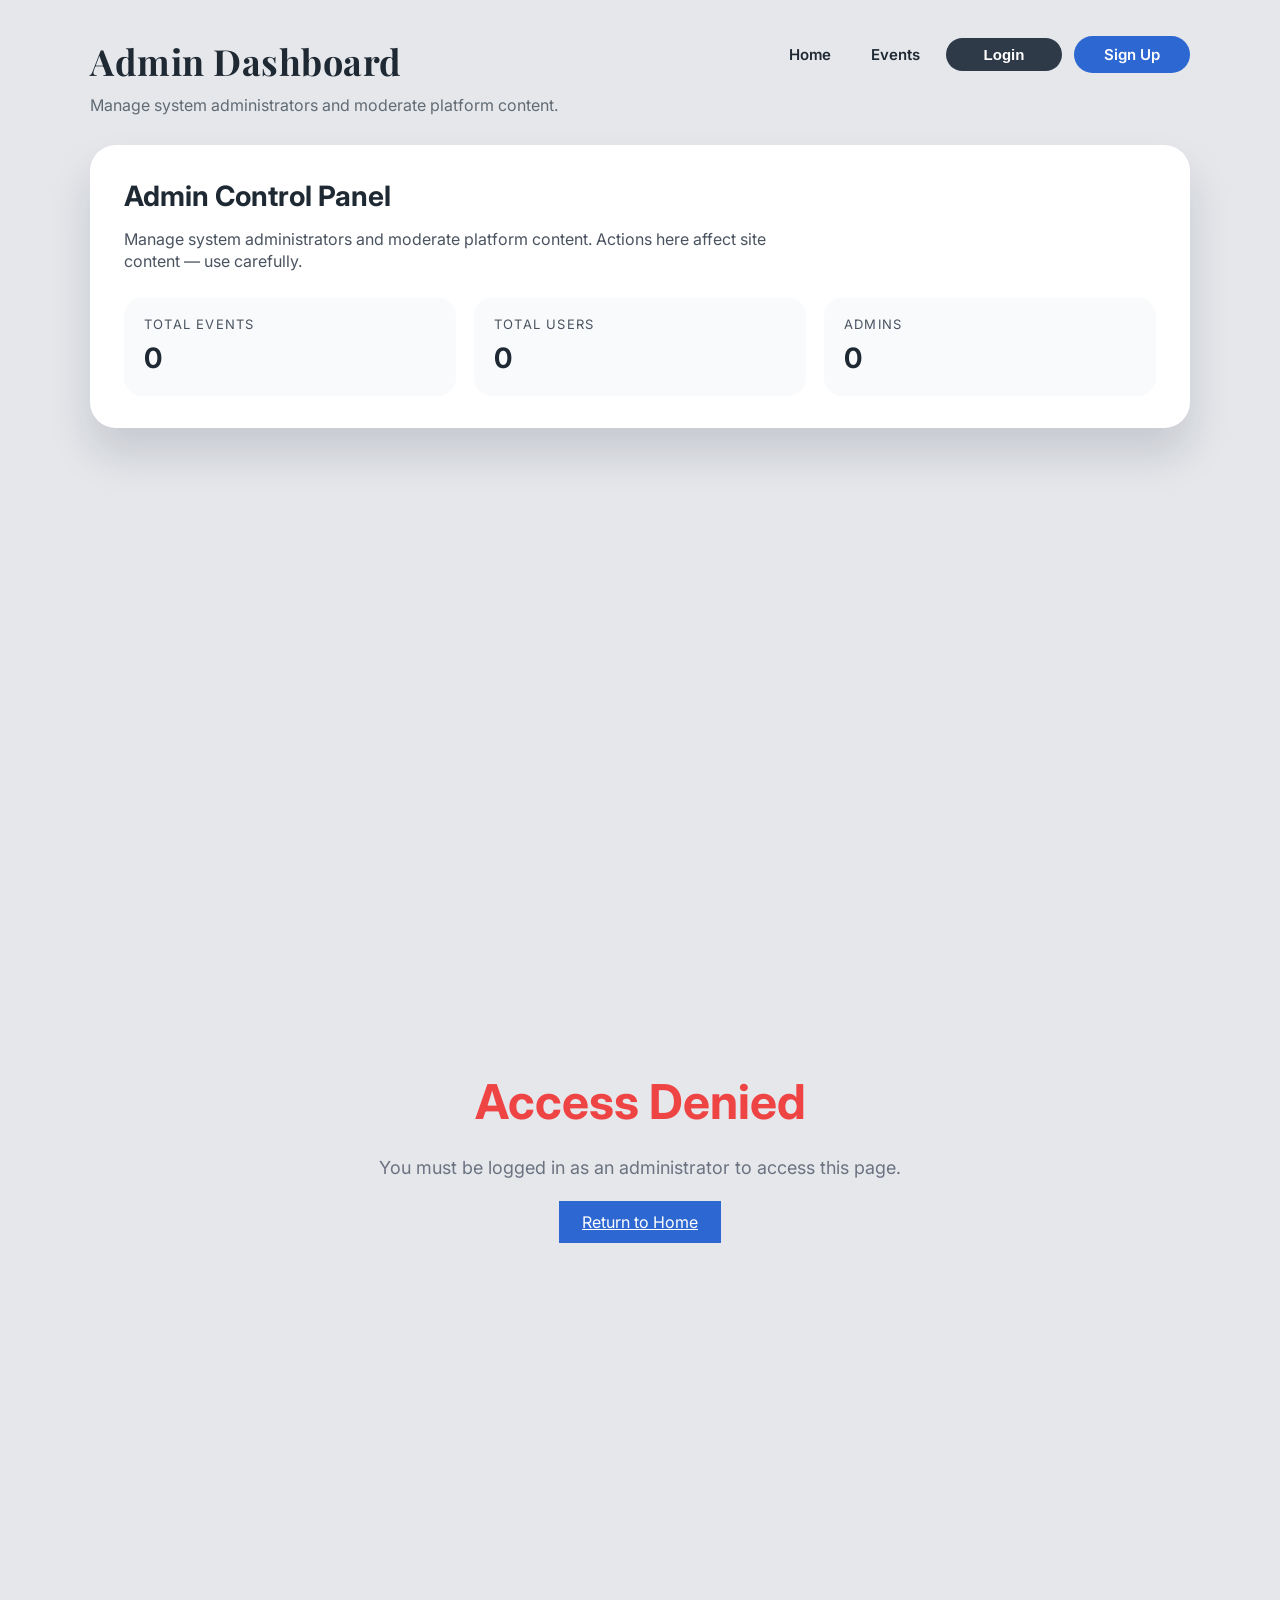
<file: frontend/admin.html>
<!doctype html>
<html lang="en">
<head>
  <meta charset="utf-8" />
  <meta name="viewport" content="width=device-width,initial-scale=1" />
  <title>Admin — OkanaganConnect</title>
  <link rel="stylesheet" href="styles.css" />
  <link href="https://fonts.googleapis.com/css2?family=Inter:wght@400;600;700&display=swap" rel="stylesheet">
  <link href="https://fonts.googleapis.com/css2?family=Playfair+Display:wght@600;700&display=swap" rel="stylesheet">
</head>
<body class="home admin-dashboard">
  <div class="home-shell">
    <header class="home-header">
      <div>
        <h1 class="home-title">Admin Dashboard</h1>
        <p class="home-tagline">Manage system administrators and moderate platform content.</p>
      </div>
<nav class="home-nav">
  <!-- Always visible -->
  <a href="index.html" id="nav-home">Home</a>
  <a href="events.html" id="nav-events">Events</a>

  <!-- Role-specific links -->
  <a href="host-dashboard.html" id="nav-host" style="display:none;">Host</a>
  <a href="vendor-dashboard.html" id="nav-vendor" style="display:none;">Vendor</a>
  <a href="admin.html" id="nav-admin" style="display:none;">Admin</a>

  <!-- Login/Signup buttons (hidden when logged in) -->
  <button class="home-nav-btn is-dark" type="button" id="login-btn" data-login-open>Login</button>

  <!-- User dropdown (shown when logged in) -->
  <div class="user-dropdown" id="user-dropdown" style="display:none;">
    <button class="home-nav-btn is-primary" id="user-btn-toggle">
      <span id="user-name">Welcome</span>
      <span class="dropdown-arrow">▼</span>
    </button>
    <div class="user-dropdown-menu" id="user-dropdown-menu">
      <button class="user-dropdown-item" id="settings-trigger">Settings</button>
      <div class="user-dropdown-divider"></div>
      <button class="user-dropdown-item" id="logout-trigger">Logout</button>
    </div>
  </div>
  <a class="home-nav-btn is-primary" id="user-btn" href="register.html">Sign Up</a>
</nav>
    </header>

    <section class="host-hero">
      <div class="host-hero-content">
        <h2>Admin Control Panel</h2>
        <p>Manage system administrators and moderate platform content. Actions here affect site content — use carefully.</p>
      </div>
      <div class="host-summary-grid">
        <div class="host-summary-card">
          <span class="host-summary-label">Total Events</span>
          <span class="host-summary-value" id="stat-total-events">0</span>
        </div>
        <div class="host-summary-card">
          <span class="host-summary-label">Total Users</span>
          <span class="host-summary-value" id="stat-total-users">0</span>
        </div>
        <div class="host-summary-card">
          <span class="host-summary-label">Admins</span>
          <span class="host-summary-value" id="stat-total-admins">0</span>
        </div>
      </div>
    </section>

    <div class="home-columns" id="admin-content" style="display:none;">
      <main class="home-main">
        <section class="home-section host-manage">
          <h2>Create New Admin User</h2>
          <p class="host-section-subtitle">Only admins can create new administrator accounts</p>
            
            <div id="admin-create-message" style="margin-bottom: 12px; display: none;"></div>
            
            <form class="host-form" id="create-admin-form">
              <div class="host-form-grid">
                <label class="host-field-group">
                  <span>Full Name *</span>
                  <input type="text" class="host-input" id="admin-name" placeholder="John Doe" required />
                </label>
              
                <label class="host-field-group">
                  <span>Email *</span>
                  <input type="email" class="host-input" id="admin-email" placeholder="admin@example.com" required />
                </label>
              
                <label class="host-field-group">
                  <span>Password *</span>
                  <input type="password" class="host-input" id="admin-password" placeholder="Enter password" required />
                </label>
                
                <label class="host-field-group">
                  <span>Confirm Password *</span>
                  <input type="password" class="host-input" id="admin-confirm-password" placeholder="Re-enter password" required />
                </label>
              </div>
              
              <div class="host-form-actions">
                <button type="submit" class="host-btn is-primary">Create Admin Account</button>
              </div>
            </form>
        </section>

        <section class="home-section host-events" style="margin-top:48px;">
          <div class="host-section-header">
            <div>
              <h2>Event Management</h2>
              <p>Delete live events from the system</p>
            </div>
          </div>
          
          <div style="margin-bottom: 20px;">
            <input 
              type="text" 
              id="event-search" 
              class="host-input" 
              placeholder="Search events by title, location, or date..." 
              style="max-width: 500px;"
            />
          </div>
            
            <div class="host-events-list" id="events-list">
              <div style="text-align:center;padding:20px;color:#6b7280">Loading events...</div>
            </div>
            
            <div id="pagination-controls" style="display:none;margin-top:24px;display:flex;justify-content:center;align-items:center;gap:12px;">
              <button id="prev-btn" class="host-btn is-secondary" disabled>Previous</button>
              <span id="page-info" style="color:#6b7280;font-size:14px;">Page 1 of 1</span>
              <button id="next-btn" class="host-btn is-secondary" disabled>Next</button>
            </div>
        </section>
      </main>
    </div>
  </div>

<!-- Settings Modal -->
<div class="login-modal" id="settings-modal" aria-hidden="true">
  <div class="login-modal__panel" role="dialog" aria-modal="true" aria-labelledby="settings-modal-title" style="max-width: 500px;">
    <button class="login-modal__close" type="button" aria-label="Close settings" data-settings-close>&times;</button>
    <div class="login-modal__content" style="padding: 48px 40px;">
      <h2 class="login-title" id="settings-modal-title">Account Settings</h2>

      <!-- Change Password Section -->
      <div class="settings-section">
        <h3>Change Password</h3>
        <form id="change-password-form" class="login-form" novalidate>
          <div class="settings-field-group">
            <label class="login-label" for="current-password">Current Password</label>
            <input id="current-password" class="login-input" type="password" placeholder="Enter current password" required />
          </div>
          
          <div class="settings-field-group">
            <label class="login-label" for="new-password">New Password</label>
            <input id="new-password" class="login-input" type="password" placeholder="Enter new password" required />
          </div>
          
          <div class="settings-field-group">
            <label class="login-label" for="confirm-new-password">Confirm New Password</label>
            <input id="confirm-new-password" class="login-input" type="password" placeholder="Re-enter new password" required />
          </div>

          <div id="password-message" style="color: red; font-size: 13px; margin-top: 4px;"></div>

          <div class="login-actions" style="margin-top: 16px;">
            <button class="login-btn is-primary" type="submit">Update Password</button>
          </div>
        </form>
      </div>

      <div class="settings-divider"></div>

      <!-- Delete Account Section -->
      <div class="settings-danger-zone">
        <h3>Delete Account</h3>
        <p>Once you delete your account, there is no going back. Please be certain.</p>
        <div id="delete-account-message" style="color: red; font-size: 13px; margin-bottom: 12px;"></div>
        <button class="login-btn" id="delete-account-btn" style="background: #ef4444; width: 100%;">Delete Account</button>
      </div>
    </div>
  </div>
</div>

<!-- Confirmation Modal -->
<div class="login-modal" id="confirmation-modal" aria-hidden="true">
  <div class="login-modal__panel" role="dialog" aria-modal="true" aria-labelledby="confirmation-modal-title" style="max-width: 400px;">
    <div class="login-modal__content" style="padding: 32px; text-align: center;">
      <h2 class="login-title" id="confirmation-modal-title" style="margin-bottom: 16px;">Confirm Action</h2>
      <p id="confirmation-message" style="margin-bottom: 24px; color: #52606d;"></p>
      <div class="login-actions">
        <button class="login-btn" id="confirmation-cancel" style="background: #e4e7eb;">Cancel</button>
        <button class="login-btn is-primary" id="confirmation-confirm">Confirm</button>
      </div>
    </div>
  </div>
</div>

<!-- Success Modal -->
<div class="login-modal" id="success-modal" aria-hidden="true">
  <div class="login-modal__panel" role="dialog" aria-modal="true" aria-labelledby="success-modal-title" style="max-width: 400px;">
    <div class="login-modal__content" style="padding: 32px; text-align: center;">
      <h2 class="login-title" id="success-modal-title" style="margin-bottom: 16px; color: #2d67d1;">Success</h2>
      <p id="success-message" style="margin-bottom: 24px; color: #52606d;"></p>
      <div class="login-actions">
        <button class="login-btn is-primary" id="success-ok">OK</button>
      </div>
    </div>
  </div>
</div>

  <!-- Access Denied Message -->
  <div class="home-shell" id="access-denied" style="display:none;">
    <div style="text-align:center;padding:100px 20px;">
      <h1 style="font-size:48px;color:#ef4444;margin-bottom:20px">Access Denied</h1>
      <p style="font-size:18px;color:#6b7280;margin-bottom:30px">You must be logged in as an administrator to access this page.</p>
      <a href="index.html" class="home-nav-btn is-primary">Return to Home</a>
    </div>
  </div>

  <script>
    const escapeHTML = (s='') => String(s).replace(/[&<>"']/g, c => ({'&':'&amp;','<':'&lt;','>':'&gt;','"':'&quot;',"'":'&#39;'}[c]));

    // Check admin authentication
    (function checkAdminAccess() {
      const userData = localStorage.getItem('currentUser');
      
      if (!userData) {
        document.getElementById('access-denied').style.display = 'block';
        return;
      }

      const user = JSON.parse(userData);
      
      if (user.role !== 'admin') {
        document.getElementById('access-denied').style.display = 'block';
        return;
      }

      // User is admin, show admin content
      document.getElementById('admin-content').style.display = 'block';
      updateNav();
      loadStatistics();
      loadEvents();
    })();

    // Custom confirmation modal
    function showConfirmation(message) {
      return new Promise((resolve) => {
        const modal = document.getElementById('confirmation-modal');
        const messageEl = document.getElementById('confirmation-message');
        const confirmBtn = document.getElementById('confirmation-confirm');
        const cancelBtn = document.getElementById('confirmation-cancel');
        
        messageEl.textContent = message;
        modal.classList.add('is-open');
        modal.setAttribute('aria-hidden', 'false');
        document.body.classList.add('modal-open');
        
        const handleConfirm = () => {
          cleanup();
          resolve(true);
        };
        
        const handleCancel = () => {
          cleanup();
          resolve(false);
        };
        
        const cleanup = () => {
          modal.classList.remove('is-open');
          modal.setAttribute('aria-hidden', 'true');
          document.body.classList.remove('modal-open');
          confirmBtn.removeEventListener('click', handleConfirm);
          cancelBtn.removeEventListener('click', handleCancel);
        };
        
        confirmBtn.addEventListener('click', handleConfirm);
        cancelBtn.addEventListener('click', handleCancel);
      });
    }

    // Custom success modal
    function showSuccess(message) {
      return new Promise((resolve) => {
        const modal = document.getElementById('success-modal');
        const messageEl = document.getElementById('success-message');
        const okBtn = document.getElementById('success-ok');
        
        messageEl.textContent = message;
        modal.classList.add('is-open');
        modal.setAttribute('aria-hidden', 'false');
        document.body.classList.add('modal-open');
        
        const handleOk = () => {
          modal.classList.remove('is-open');
          modal.setAttribute('aria-hidden', 'true');
          document.body.classList.remove('modal-open');
          okBtn.removeEventListener('click', handleOk);
          resolve();
        };
        
        okBtn.addEventListener('click', handleOk);
      });
    }

    // Update navigation based on user role
    function updateNav() {
      const userBtn = document.getElementById('user-btn');
      const userDropdown = document.getElementById('user-dropdown');
      const userNameSpan = document.getElementById('user-name');
      const loginBtn = document.querySelector('[data-login-open]');
      const hostLink = document.getElementById('nav-host');
      const vendorLink = document.getElementById('nav-vendor');
      const adminLink = document.getElementById('nav-admin');
      const homeLink = document.getElementById('nav-home');
      const eventsLink = document.getElementById('nav-events');
      
      const userData = localStorage.getItem('currentUser');
      const isDashboard = true; // Admin page is always a dashboard
      
      if (userData) {
        const user = JSON.parse(userData);
        
        // Hide signup button, show dropdown
        userBtn.style.display = 'none';
        userDropdown.style.display = 'inline-block';
        userNameSpan.textContent = `Welcome, ${user.name}`;
        if (loginBtn) loginBtn.style.display = 'none';
        
        // Dashboard nav: only Home, Events, Welcome
        if (isDashboard) {
          homeLink.style.display = 'inline-block';
          eventsLink.style.display = 'inline-block';
          hostLink.style.display = 'none';
          vendorLink.style.display = 'none';
          if (adminLink) adminLink.style.display = 'none';
        }

      } else {
        userBtn.style.display = 'inline-block';
        userBtn.textContent = 'Sign Up';
        userBtn.href = 'register.html';
        userDropdown.style.display = 'none';
        if (loginBtn) loginBtn.style.display = 'inline-block';
        hostLink.style.display = 'none';
        vendorLink.style.display = 'none';
        if (adminLink) adminLink.style.display = 'none';
        homeLink.style.display = 'inline-block';
        eventsLink.style.display = 'inline-block';
      }
    }

    // Dropdown toggle
    (function() {
      const toggleBtn = document.getElementById('user-btn-toggle');
      const menu = document.getElementById('user-dropdown-menu');
      const settingsTrigger = document.getElementById('settings-trigger');
      const logoutTrigger = document.getElementById('logout-trigger');

      if (toggleBtn && menu) {
        toggleBtn.addEventListener('click', (e) => {
          e.stopPropagation();
          menu.classList.toggle('is-open');
        });

        // Close dropdown when clicking outside
        document.addEventListener('click', () => {
          menu.classList.remove('is-open');
        });

        menu.addEventListener('click', (e) => {
          e.stopPropagation();
        });
      }

      if (settingsTrigger) {
        settingsTrigger.addEventListener('click', () => {
          menu.classList.remove('is-open');
          const settingsModal = document.getElementById('settings-modal');
          if (settingsModal) {
            settingsModal.classList.add('is-open');
            settingsModal.setAttribute('aria-hidden', 'false');
            document.body.classList.add('modal-open');
          }
        });
      }

      if (logoutTrigger) {
        logoutTrigger.addEventListener('click', () => {
          localStorage.removeItem('currentUser');
          window.location.href = 'index.html';
        });
      }
    })();

    // Settings modal logic
    (function() {
      const modal = document.getElementById('settings-modal');
      if (!modal) return;

      const closers = modal.querySelectorAll('[data-settings-close]');
      closers.forEach(btn => btn.addEventListener('click', () => {
        modal.classList.remove('is-open');
        modal.setAttribute('aria-hidden', 'true');
        document.body.classList.remove('modal-open');
      }));

      modal.addEventListener('click', (e) => {
        if (e.target === modal) {
          modal.classList.remove('is-open');
          modal.setAttribute('aria-hidden', 'true');
          document.body.classList.remove('modal-open');
        }
      });

      // Change password form
      const passwordForm = document.getElementById('change-password-form');
      const passwordMsg = document.getElementById('password-message');

      if (passwordForm && passwordMsg) {
        passwordForm.addEventListener('submit', async (e) => {
          e.preventDefault();
          passwordMsg.textContent = '';

          const currentPassword = document.getElementById('current-password').value;
          const newPassword = document.getElementById('new-password').value;
          const confirmPassword = document.getElementById('confirm-new-password').value;

          if (!currentPassword || !newPassword || !confirmPassword) {
            passwordMsg.textContent = 'All fields are required.';
            return;
          }

          if (newPassword !== confirmPassword) {
            passwordMsg.textContent = 'New passwords do not match.';
            return;
          }

          const userData = localStorage.getItem('currentUser');
          if (!userData) {
            passwordMsg.textContent = 'Not logged in.';
            return;
          }

          const user = JSON.parse(userData);

          try {
            const res = await fetch(`/api/user/${user.id}/password`, {
              method: 'PUT',
              headers: { 'Content-Type': 'application/json' },
              body: JSON.stringify({
                current_password: currentPassword,
                new_password: newPassword
              })
            });

            if (!res.ok) {
              const errorData = await res.json();
              passwordMsg.textContent = errorData.detail || 'Failed to update password.';
              return;
            }

            passwordMsg.style.color = 'green';
            passwordMsg.textContent = 'Password updated successfully!';
            passwordForm.reset();

            setTimeout(() => {
              passwordMsg.textContent = '';
              passwordMsg.style.color = 'red';
            }, 3000);

          } catch (err) {
            console.error(err);
            passwordMsg.textContent = 'Network error. Please try again.';
          }
        });
      }

      // Delete account
      const deleteBtn = document.getElementById('delete-account-btn');
      const deleteMsg = document.getElementById('delete-account-message');

      if (deleteBtn && deleteMsg) {
        deleteBtn.addEventListener('click', async () => {
          const userData = localStorage.getItem('currentUser');
          if (!userData) {
            deleteMsg.textContent = 'Not logged in.';
            return;
          }

          const user = JSON.parse(userData);

          // Check if user can delete account
          try {
            const checkRes = await fetch(`/api/user/${user.id}/can-delete`);
            const checkData = await checkRes.json();

            if (!checkData.can_delete) {
              deleteMsg.textContent = checkData.reason || 'Cannot delete account.';
              return;
            }

            // Confirm deletion
            const confirmed = await showConfirmation('Are you sure you want to delete your account? This action cannot be undone.');
            if (!confirmed) {
              return;
            }

            const deleteRes = await fetch(`/api/user/${user.id}`, {
              method: 'DELETE'
            });

            if (!deleteRes.ok) {
              const errorData = await deleteRes.json();
              deleteMsg.textContent = errorData.detail || 'Failed to delete account.';
              return;
            }

            // Logout and redirect
            localStorage.removeItem('currentUser');
            await showSuccess('Account deleted successfully.');
            window.location.href = 'index.html';

          } catch (err) {
            console.error(err);
            deleteMsg.textContent = 'Network error. Please try again.';
          }
        });
      }
    })();

    // Load statistics
    async function loadStatistics() {
      try {
        const res = await fetch('/api/admin/statistics');
        if (!res.ok) throw new Error('Failed to fetch statistics');
        
        const stats = await res.json();

        document.getElementById('stat-total-events').textContent = stats.total_events;
        document.getElementById('stat-total-users').textContent = stats.total_users;
        document.getElementById('stat-total-admins').textContent = stats.total_admins;
      } catch (err) {
        console.error('Error loading statistics:', err);
      }
    }

    // Load events for deletion
    let allEvents = [];
    let filteredEvents = [];
    let currentPage = 1;
    const eventsPerPage = 10;

    async function loadEvents() {
      const eventsList = document.getElementById('events-list');
      
      try {
        const res = await fetch('/api/admin/events');
        if (!res.ok) throw new Error('Failed to fetch events');
        
        const events = await res.json();
        
        // Events are already filtered to public on backend
        allEvents = events;
        filteredEvents = [...allEvents];

        if (allEvents.length === 0) {
          eventsList.innerHTML = '<div style="text-align:center;padding:20px;color:#6b7280">No live events found</div>';
          document.getElementById('pagination-controls').style.display = 'none';
          return;
        }

        currentPage = 1;
        renderEvents();
        updatePagination();

      } catch (err) {
        console.error('Error loading events:', err);
        eventsList.innerHTML = '<div style="text-align:center;padding:20px;color:#ef4444">Failed to load events</div>';
      }
    }

    function renderEvents() {
      const eventsList = document.getElementById('events-list');
      const startIndex = (currentPage - 1) * eventsPerPage;
      const endIndex = startIndex + eventsPerPage;
      const eventsToShow = filteredEvents.slice(startIndex, endIndex);

      if (eventsToShow.length === 0) {
        eventsList.innerHTML = '<div style="text-align:center;padding:20px;color:#6b7280">No events match your search</div>';
        return;
      }

      eventsList.innerHTML = eventsToShow.map(event => {
        const eventDate = event.time ? new Date(event.time) : null;
        const dateLabel = eventDate ? eventDate.toLocaleDateString() : 'TBA';
        const timeLabel = eventDate ? eventDate.toLocaleTimeString(undefined, { hour: 'numeric', minute: '2-digit' }) : 'TBA';
        const status = 'Live';
        const statusClass = 'is-live';
        
        return `
          <article class="host-event-card">
            <div class="host-event-header">
              <h3>${escapeHTML(event.title)}</h3>
              <span class="host-status ${statusClass}">${status}</span>
            </div>
            <div class="host-event-meta">
              <span class="host-chip">${dateLabel}</span>
              <span class="host-chip">${timeLabel}</span>
              <span class="host-chip">${escapeHTML(event.location || 'TBA')}</span>
              <span class="host-chip">${escapeHTML(event.cost || 'Free')}</span>
            </div>
            <p class="host-event-copy">${escapeHTML(event.description || 'No description provided.')}</p>
            <div class="host-event-actions">
              <button class="host-btn" type="button" style="background: #ef4444;" onclick="deleteEvent(${event.id}, '${escapeHTML(event.title)}')">Delete Event</button>
            </div>
          </article>
        `;
      }).join('');
    }

    function updatePagination() {
      const totalPages = Math.ceil(filteredEvents.length / eventsPerPage);
      const paginationControls = document.getElementById('pagination-controls');
      const pageInfo = document.getElementById('page-info');
      const prevBtn = document.getElementById('prev-btn');
      const nextBtn = document.getElementById('next-btn');

      if (totalPages <= 1) {
        paginationControls.style.display = 'none';
        return;
      }

      paginationControls.style.display = 'flex';
      pageInfo.textContent = `Page ${currentPage} of ${totalPages}`;
      prevBtn.disabled = currentPage === 1;
      nextBtn.disabled = currentPage === totalPages;
    }

    function searchEvents(query) {
      const searchTerm = query.toLowerCase().trim();
      
      if (!searchTerm) {
        filteredEvents = [...allEvents];
      } else {
        filteredEvents = allEvents.filter(event => {
          const title = (event.title || '').toLowerCase();
          const location = (event.location || '').toLowerCase();
          const dateStr = event.time ? new Date(event.time).toLocaleDateString().toLowerCase() : '';
          
          return title.includes(searchTerm) || 
                 location.includes(searchTerm) || 
                 dateStr.includes(searchTerm);
        });
      }
      
      currentPage = 1;
      renderEvents();
      updatePagination();
    }

    // Search input event listener
    document.getElementById('event-search')?.addEventListener('input', (e) => {
      searchEvents(e.target.value);
    });

    // Pagination button event listeners
    document.getElementById('prev-btn')?.addEventListener('click', () => {
      if (currentPage > 1) {
        currentPage--;
        renderEvents();
        updatePagination();
        document.getElementById('events-list').scrollIntoView({ behavior: 'smooth' });
      }
    });

    document.getElementById('next-btn')?.addEventListener('click', () => {
      const totalPages = Math.ceil(filteredEvents.length / eventsPerPage);
      if (currentPage < totalPages) {
        currentPage++;
        renderEvents();
        updatePagination();
        document.getElementById('events-list').scrollIntoView({ behavior: 'smooth' });
      }
    });

    // Create admin user
    document.getElementById('create-admin-form')?.addEventListener('submit', async (e) => {
      e.preventDefault();
      
      const messageEl = document.getElementById('admin-create-message');
      const name = document.getElementById('admin-name').value.trim();
      const email = document.getElementById('admin-email').value.trim();
      const password = document.getElementById('admin-password').value;
      const confirmPassword = document.getElementById('admin-confirm-password').value;

      if (!name || !email || !password || !confirmPassword) {
        messageEl.style.color = 'red';
        messageEl.textContent = 'All fields are required';
        messageEl.style.display = 'block';
        return;
      }

      if (password !== confirmPassword) {
        messageEl.style.color = 'red';
        messageEl.textContent = 'Passwords do not match';
        messageEl.style.display = 'block';
        return;
      }

      try {
        const res = await fetch('/api/users', {
          method: 'POST',
          headers: { 'Content-Type': 'application/json' },
          body: JSON.stringify({
            name: name,
            email: email,
            password: password,
            role: 'admin'
          })
        });

        if (!res.ok) {
          const errorData = await res.json();
          throw new Error(errorData.detail || 'Failed to create admin');
        }

        const newAdmin = await res.json();
        
        messageEl.style.color = 'green';
        messageEl.textContent = `Admin account created successfully for ${newAdmin.email}`;
        messageEl.style.display = 'block';

        // Clear form
        document.getElementById('create-admin-form').reset();

        // Reload statistics
        loadStatistics();

        // Hide message after 3 seconds
        setTimeout(() => {
          messageEl.style.display = 'none';
        }, 3000);

      } catch (err) {
        console.error('Error creating admin:', err);
        messageEl.style.color = 'red';
        messageEl.textContent = err.message || 'Failed to create admin account';
        messageEl.style.display = 'block';
      }
    });

    // Delete event
    async function deleteEvent(eventId, eventTitle) {
      // Create custom confirmation modal
      const modalHtml = `
        <div class="login-modal is-open" id="delete-modal" style="z-index: 10000;">
          <div class="login-modal__panel" role="dialog" aria-modal="true" style="max-width: 450px;">
            <div class="login-modal__content" style="text-align: center; padding: 30px;">
              <h2 style="margin-bottom: 16px; font-size: 20px; color: #ef4444;">Delete Event</h2>
              <p style="margin-bottom: 24px; color: #6b7280;">Are you sure you want to delete "<strong>${eventTitle}</strong>"? This action cannot be undone.</p>
              <div style="display: flex; gap: 12px; justify-content: center;">
                <button class="host-btn is-secondary" id="cancel-delete">Cancel</button>
                <button class="host-btn" style="background: #ef4444;" id="proceed-delete">Delete</button>
              </div>
            </div>
          </div>
        </div>
      `;
      
      document.body.insertAdjacentHTML('beforeend', modalHtml);
      document.body.classList.add('modal-open');
      const deleteModal = document.getElementById('delete-modal');
      
      document.getElementById('cancel-delete').onclick = () => {
        deleteModal.remove();
        document.body.classList.remove('modal-open');
      };
      
      document.getElementById('proceed-delete').onclick = async () => {
        try {
          const res = await fetch(`/api/events/${eventId}`, {
            method: 'DELETE'
          });

          if (!res.ok) {
            throw new Error('Failed to delete event');
          }

          // Show success modal
          deleteModal.innerHTML = `
            <div class="login-modal__panel" role="dialog" aria-modal="true" style="max-width: 400px;">
              <div class="login-modal__content" style="text-align: center; padding: 30px;">
                <h2 style="margin-bottom: 16px; font-size: 20px; color: #10b981;">Success!</h2>
                <p style="margin-bottom: 24px; color: #6b7280;">Event "${eventTitle}" deleted successfully!</p>
              </div>
            </div>
          `;
          
          setTimeout(async () => {
            deleteModal.remove();
            document.body.classList.remove('modal-open');
            // Reload events and statistics
            await loadEvents();
            await loadStatistics();
          }, 1500);

        } catch (err) {
          console.error('Error deleting event:', err);
          deleteModal.innerHTML = `
            <div class="login-modal__panel" role="dialog" aria-modal="true" style="max-width: 400px;">
              <div class="login-modal__content" style="text-align: center; padding: 30px;">
                <h2 style="margin-bottom: 16px; font-size: 20px; color: #ef4444;">Error</h2>
                <p style="margin-bottom: 24px; color: #6b7280;">Failed to delete event. Please try again.</p>
                <button class="host-btn" onclick="this.closest('#delete-modal').remove(); document.body.classList.remove('modal-open');">Close</button>
              </div>
            </div>
          `;
        }
      };
    }
  </script>
</body>
</html>
</file>
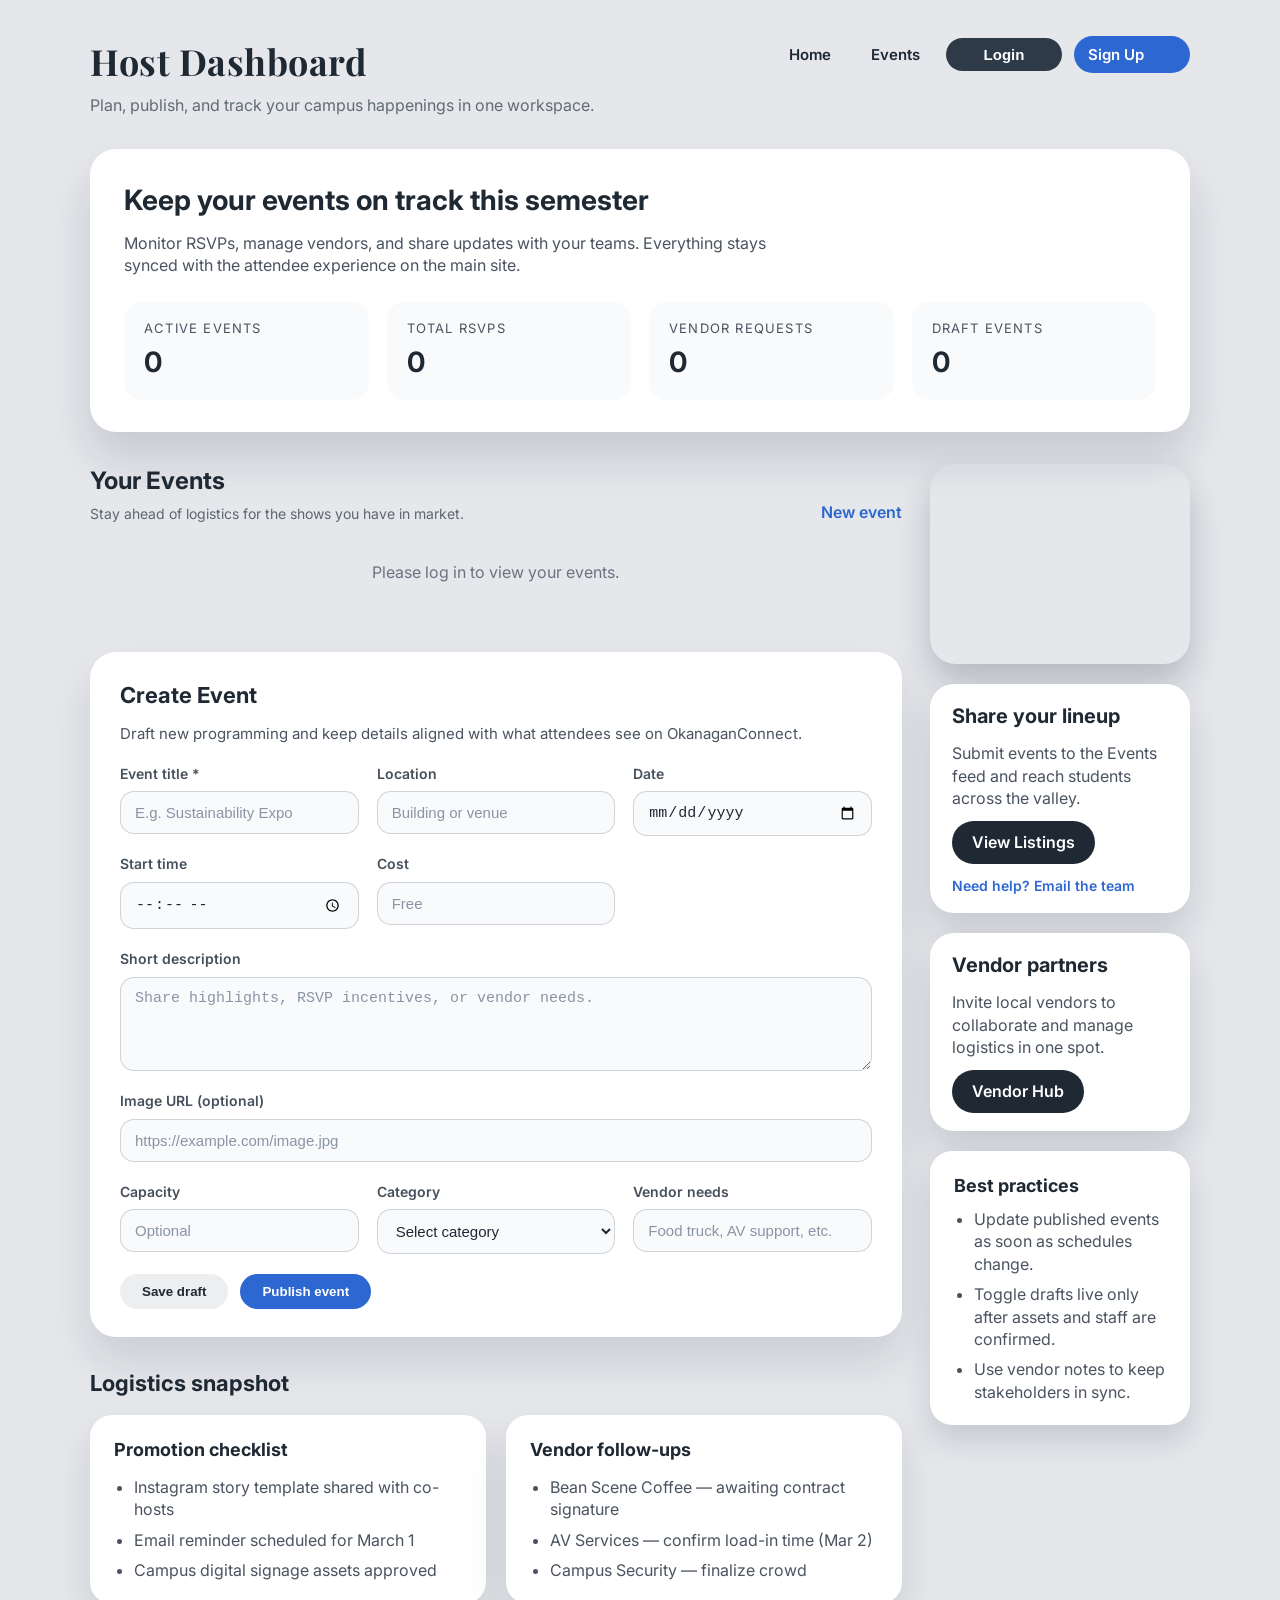
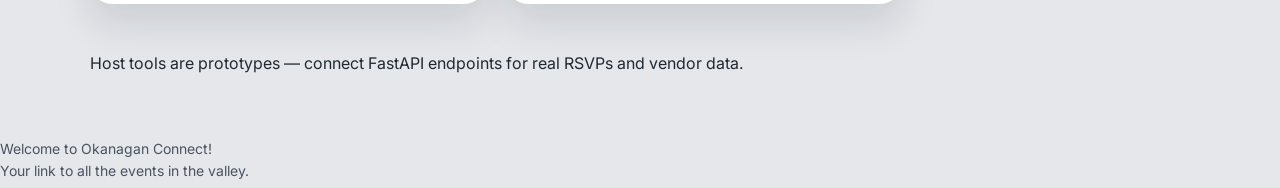
<file: frontend/host-dashboard.html>
<!doctype html>
<html lang="en">
<head>
  <meta charset="utf-8" />
  <meta name="viewport" content="width=device-width,initial-scale=1" />
  <title>OkanaganConnect — Host Dashboard</title>
  <link rel="stylesheet" href="styles.css" />
  <link href="https://fonts.googleapis.com/css2?family=Inter:wght@400;600;700&display=swap" rel="stylesheet">
  <link href="https://fonts.googleapis.com/css2?family=Playfair+Display:wght@600;700&display=swap" rel="stylesheet">
</head>
<body class="home host-dashboard">
  <div class="home-shell">
    <header class="home-header">
      <div>
        <h1 class="home-title">Host Dashboard</h1>
        <p class="home-tagline">Plan, publish, and track your campus happenings in one workspace.</p>
      </div>
<nav class="home-nav">
  <!-- Always visible -->
  <a href="index.html" id="nav-home">Home</a>
  <a href="events.html" id="nav-events">Events</a>

  <!-- Role-specific links -->
  <a href="host-dashboard.html" id="nav-host" style="display:none;">Host</a>
  <a href="vendor-dashboard.html" id="nav-vendor" style="display:none;">Vendor</a>
  <a href="admin.html" id="nav-admin" style="display:none;">Admin</a>

  <!-- Login/Signup buttons (hidden when logged in) -->
  <button class="home-nav-btn is-dark" type="button" id="login-btn" data-login-open>Login</button>

  <!-- User dropdown (shown when logged in) -->
  <div class="user-dropdown" id="user-dropdown" style="display:none;">
    <button class="home-nav-btn is-primary" id="user-btn-toggle">
      <span id="user-name">Welcome</span>
      <span class="dropdown-arrow">▼</span>
    </button>
    <div class="user-dropdown-menu" id="user-dropdown-menu">
      <button class="user-dropdown-item" id="settings-trigger">Settings</button>
      <div class="user-dropdown-divider"></div>
      <button class="user-dropdown-item" id="logout-trigger">Logout</button>
    </div>
  </div>
  <a class="home-nav-btn is-primary" id="user-btn" href="register.html">Sign Up</a>
</nav>
    </header>

    <section class="host-hero">
      <div class="host-hero-content">
        <h2>Keep your events on track this semester</h2>
        <p>Monitor RSVPs, manage vendors, and share updates with your teams. Everything stays synced with the attendee experience on the main site.</p>
      </div>
      <div class="host-summary-grid">
        <div class="host-summary-card">
          <span class="host-summary-label">Active events</span>
          <span class="host-summary-value" id="stat-active-events">0</span>
        </div>
        <div class="host-summary-card">
          <span class="host-summary-label">Total RSVPs</span>
          <span class="host-summary-value" id="stat-total-rsvps">0</span>
        </div>
        <div class="host-summary-card">
          <span class="host-summary-label">Vendor requests</span>
          <span class="host-summary-value" id="stat-vendor-requests">0</span>
        </div>
        <div class="host-summary-card">
          <span class="host-summary-label">Draft events</span>
          <span class="host-summary-value" id="stat-draft-events">0</span>
        </div>
      </div>
    </section>

    <div class="home-columns">
      <main class="home-main">
        <section class="home-section host-events">
          <div class="host-section-header">
            <div>
              <h2>Your Events</h2>
              <p>Stay ahead of logistics for the shows you have in market.</p>
            </div>
            <a class="host-link" href="#new-event">New event</a>
          </div>
          <div class="host-events-list" id="host-events-list">
            <div style="padding: 20px; text-align: center; color: #6b7280;">Loading your events...</div>
          </div>
        </section>

        <section class="home-section host-manage" id="new-event" style="margin-top:48px;">
          <h2>Create Event</h2>
          <p class="host-section-subtitle">Draft new programming and keep details aligned with what attendees see on OkanaganConnect.</p>
          <div id="event-form-message" style="color: red; font-size: 14px; margin-bottom: 12px; display: none;"></div>
          <form class="host-form" id="host-form" novalidate>
            <div class="host-form-grid">
              <label class="host-field-group">
                <span>Event title *</span>
                <input class="host-input" type="text" name="title" placeholder="E.g. Sustainability Expo" required />
              </label>
              <label class="host-field-group">
                <span>Location</span>
                <input class="host-input" type="text" name="location" placeholder="Building or venue" />
              </label>
              <label class="host-field-group">
                <span>Date</span>
                <input class="host-input" type="date" name="date" />
              </label>
              <label class="host-field-group">
                <span>Start time</span>
                <input class="host-input" type="time" name="time" />
              </label>
                <label class="host-field-group">
                <span>Cost</span>
                <input class="host-input" type="text" name="cost" placeholder="Free" />
              </label>
            </div>

            <label class="host-field-group">
              <span>Short description</span>
              <textarea class="host-input" name="description" rows="4" placeholder="Share highlights, RSVP incentives, or vendor needs."></textarea>
            </label>

            <label class="host-field-group">
              <span>Image URL (optional)</span>
              <input class="host-input" type="url" name="url" placeholder="https://example.com/image.jpg" />
            </label>

            <div class="host-form-grid">
              <label class="host-field-group">
                <span>Capacity</span>
                <input class="host-input" type="number" name="capacity" placeholder="Optional" />
              </label>
              <label class="host-field-group">
                <span>Category</span>
                <select class="host-input" name="category">
                  <option value="">Select category</option>
                  <option value="community">Community</option>
                  <option value="music">Music</option>
                  <option value="tech">Tech</option>
                  <option value="wellness">Wellness</option>
                  <option value="outdoors">Outdoors</option>
                  <option value="food">Food &amp; Drink</option>
                </select>
              </label>
              <label class="host-field-group">
                <span>Vendor needs</span>
                <input class="host-input" type="text" name="vendor" placeholder="Food truck, AV support, etc." />
              </label>
            </div>

            <div class="host-form-actions">
              <button class="host-btn is-secondary" type="button" id="save-draft-btn">Save draft</button>
              <button class="host-btn" type="submit" id="publish-btn">Publish event</button>
            </div>
          </form>
        </section>

        <section class="home-section host-analytics">
          <h2><br>Logistics snapshot</h2>
          <div class="host-analytics-grid">
            <div class="host-analytics-card">
              <h3>Promotion checklist</h3>
              <ul>
                <li>Instagram story template shared with co-hosts</li>
                <li>Email reminder scheduled for March 1</li>
                <li>Campus digital signage assets approved</li>
              </ul>
            </div>
            <div class="host-analytics-card">
              <h3>Vendor follow-ups</h3>
              <ul>
                <li>Bean Scene Coffee — awaiting contract signature</li>
                <li>AV Services — confirm load-in time (Mar 2)</li>
                <li>Campus Security — finalize crowd
              </ul>
            </div>
          </div>
        </section>
      </main>

      <aside class="home-aside">
  <div class="home-photo" role="img" aria-label="Okanagan lake and mountains"></div>
        <div class="home-cta">
          <h3>Share your lineup</h3>
          <p>Submit events to the Events feed and reach students across the valley.</p>
          <a class="home-cta-link" href="events.html">View Listings</a>
          <p class="home-cta-footnote"><a href="mailto:events@okanaganconnect.ca">Need help? Email the team</a></p>
        </div>
        <div class="home-cta">
          <h3>Vendor partners</h3>
          <p>Invite local vendors to collaborate and manage logistics in one spot.</p>
          <a class="home-cta-link" href="vendor-dashboard.html">Vendor Hub</a>
        </div>
        <div class="home-note">
          <h3>Best practices</h3>
          <ul>
            <li>Update published events as soon as schedules change.</li>
            <li>Toggle drafts live only after assets and staff are confirmed.</li>
            <li>Use vendor notes to keep stakeholders in sync.</li>
          </ul>
        </div>
      </aside>
    </div>

    <p class="home-footer">Host tools are prototypes — connect FastAPI endpoints for real RSVPs and vendor data.</p>
  </div>

  <div class="login-modal" id="login-modal" aria-hidden="true">
  <div class="login-modal__panel" role="dialog" aria-modal="true" aria-labelledby="login-modal-title">
    <button class="login-modal__close" type="button" aria-label="Close login form" data-login-close>&times;</button>
    <div class="login-modal__content">
      <h2 class="login-title" id="login-modal-title">Okanagan Connect</h2>

      <form id="login-form" class="login-form" novalidate>
        <label class="login-label" for="modal-email">Email</label>
        <input id="modal-email" class="login-input" name="email" type="email" placeholder="Enter your email" />

        <label class="login-label" for="modal-password">Password</label>
        <input id="modal-password" class="login-input" name="password" type="password" placeholder="Enter your password" />

        <div id="login-message" style="color: red; font-size: 13px; margin-top: 4px;"></div>

        <div class="login-actions">
          <button class="login-btn is-primary" type="submit">Login</button>
          <button class="login-btn" type="button" onclick="window.location.href='register.html'">Signup</button>
        </div>
        <button class="login-btn is-secondary" type="button">Forgot Password</button>
      </form>

      <p class="login-footnote">Welcome to Okanagan Connect!<br />Your link to all the events in the valley.</p>
    </div>
    <div class="login-modal__image" aria-hidden="true"></div>
    </div>
  </div>

<!-- Settings Modal -->
<div class="login-modal" id="settings-modal" aria-hidden="true">
  <div class="login-modal__panel" role="dialog" aria-modal="true" aria-labelledby="settings-modal-title" style="max-width: 500px;">
    <button class="login-modal__close" type="button" aria-label="Close settings" data-settings-close>&times;</button>
    <div class="login-modal__content" style="padding: 48px 40px;">
      <h2 class="login-title" id="settings-modal-title">Account Settings</h2>

      <!-- Change Password Section -->
      <div class="settings-section">
        <h3>Change Password</h3>
        <form id="change-password-form" class="login-form" novalidate>
          <div class="settings-field-group">
            <label class="login-label" for="current-password">Current Password</label>
            <input id="current-password" class="login-input" type="password" placeholder="Enter current password" required />
          </div>
          
          <div class="settings-field-group">
            <label class="login-label" for="new-password">New Password</label>
            <input id="new-password" class="login-input" type="password" placeholder="Enter new password" required />
          </div>
          
          <div class="settings-field-group">
            <label class="login-label" for="confirm-new-password">Confirm New Password</label>
            <input id="confirm-new-password" class="login-input" type="password" placeholder="Re-enter new password" required />
          </div>

          <div id="password-message" style="color: red; font-size: 13px; margin-top: 4px;"></div>

          <div class="login-actions" style="margin-top: 16px;">
            <button class="login-btn is-primary" type="submit">Update Password</button>
          </div>
        </form>
      </div>

      <div class="settings-divider"></div>

      <!-- Delete Account Section -->
      <div class="settings-danger-zone">
        <h3>Delete Account</h3>
        <p>Once you delete your account, there is no going back. Please be certain.</p>
        <div id="delete-account-message" style="color: red; font-size: 13px; margin-bottom: 12px;"></div>
        <button class="login-btn" id="delete-account-btn" style="background: #ef4444; width: 100%;">Delete Account</button>
      </div>
    </div>
  </div>
</div>

<!-- Confirmation Modal -->
<div class="login-modal" id="confirmation-modal" aria-hidden="true">
  <div class="login-modal__panel" role="dialog" aria-modal="true" aria-labelledby="confirmation-modal-title" style="max-width: 400px;">
    <div class="login-modal__content" style="padding: 32px; text-align: center;">
      <h2 class="login-title" id="confirmation-modal-title" style="margin-bottom: 16px;">Confirm Action</h2>
      <p id="confirmation-message" style="margin-bottom: 24px; color: #52606d;"></p>
      <div class="login-actions">
        <button class="login-btn" id="confirmation-cancel" style="background: #e4e7eb;">Cancel</button>
        <button class="login-btn is-primary" id="confirmation-confirm">Confirm</button>
      </div>
    </div>
  </div>
</div>

<!-- Success Modal -->
<div class="login-modal" id="success-modal" aria-hidden="true">
  <div class="login-modal__panel" role="dialog" aria-modal="true" aria-labelledby="success-modal-title" style="max-width: 400px;">
    <div class="login-modal__content" style="padding: 32px; text-align: center;">
      <h2 class="login-title" id="success-modal-title" style="margin-bottom: 16px; color: #2d67d1;">Success</h2>
      <p id="success-message" style="margin-bottom: 24px; color: #52606d;"></p>
      <div class="login-actions">
        <button class="login-btn is-primary" id="success-ok">OK</button>
      </div>
    </div>
  </div>
</div>

  <div class="event-modal" id="event-modal" aria-hidden="true">
    <div class="event-modal__panel" role="dialog" aria-modal="true" aria-labelledby="event-modal-title">
      <button class="event-modal__close" type="button" aria-label="Close event details" data-event-close>&times;</button>
      <div class="event-modal__image" data-event-image aria-hidden="true"></div>
      <div class="event-modal__content">
        <h3 class="event-modal__title" id="event-modal-title">Event Title</h3>
        <div class="event-modal__meta">
          <p><strong>Time:</strong> <span data-event-time>–</span></p>
          <p><strong>Cost:</strong> <span data-event-cost>–</span></p>
          <p><strong>Location:</strong> <span data-event-location>–</span></p>
          <p><strong>Status:</strong> <span data-event-status>–</span></p>
        </div>
        <p class="event-modal__description" data-event-description>Event description placeholder.</p>
        <button class="event-modal__cta" type="button" id="event-modal-action" data-event-cta>Publish Event</button>
      </div>
    </div>
  </div>

  <div class="event-modal" id="edit-event-modal" aria-hidden="true">
    <div class="event-modal__panel" role="dialog" aria-modal="true" aria-labelledby="edit-event-title" style="max-width: 700px;">
      <button class="event-modal__close" type="button" aria-label="Close edit form" data-edit-close>&times;</button>
      <div class="event-modal__content" style="padding: 30px;">
        <h3 class="event-modal__title" id="edit-event-title">Edit Event</h3>
        <div id="edit-event-message" style="color: red; font-size: 14px; margin-bottom: 12px; display: none;"></div>
        
        <form id="edit-event-form" style="margin-top: 20px;">
          <input type="hidden" id="edit-event-id" />
          
          <div style="display: grid; grid-template-columns: 1fr 1fr; gap: 16px; margin-bottom: 16px;">
            <label class="host-field-group">
              <span>Event title *</span>
              <input class="host-input" type="text" id="edit-title" name="title" required />
            </label>
            <label class="host-field-group">
              <span>Location</span>
              <input class="host-input" type="text" id="edit-location" name="location" />
            </label>
          </div>

          <div style="display: grid; grid-template-columns: 1fr 1fr; gap: 16px; margin-bottom: 16px;">
            <label class="host-field-group">
              <span>Date</span>
              <input class="host-input" type="date" id="edit-date" name="date" />
            </label>
            <label class="host-field-group">
              <span>Start time</span>
              <input class="host-input" type="time" id="edit-time" name="time" />
            </label>
          </div>

          <label class="host-field-group" style="margin-bottom: 16px;">
            <span>Cost</span>
            <input class="host-input" type="text" id="edit-cost" name="cost" placeholder="Free" />
          </label>

          <label class="host-field-group" style="margin-bottom: 16px;">
            <span>Description</span>
            <textarea class="host-input" id="edit-description" name="description" rows="4"></textarea>
          </label>

          <label class="host-field-group" style="margin-bottom: 16px;">
            <span>Image URL</span>
            <input class="host-input" type="url" id="edit-url" name="url" placeholder="https://example.com/image.jpg" />
          </label>

          <div style="display: flex; gap: 12px; justify-content: flex-end; margin-top: 24px;">
            <button class="host-btn is-secondary" type="button" data-edit-close>Cancel</button>
            <button class="host-btn" type="submit">Save Changes</button>
          </div>
        </form>
      </div>
    </div>
  </div>

<script>
(function() {
  // --- Modal open/close ---
  const modal = document.getElementById('login-modal');
  if(!modal) return;  const openers = document.querySelectorAll('[data-login-open]');
  const closers = modal.querySelectorAll('[data-login-close]');
  let lastFocused = null;

  const openModal = () => {
    lastFocused = document.activeElement;
    modal.classList.add('is-open');
    modal.setAttribute('aria-hidden', 'false');
    document.body.classList.add('modal-open');
    const focusTarget = modal.querySelector('#modal-email');
    if(focusTarget) focusTarget.focus();
  };

  const closeModal = () => {
    modal.classList.remove('is-open');
    modal.setAttribute('aria-hidden', 'true');
    document.body.classList.remove('modal-open');
    if(lastFocused && typeof lastFocused.focus === 'function') lastFocused.focus();
  };

  openers.forEach(btn => btn.addEventListener('click', openModal));
  closers.forEach(btn => btn.addEventListener('click', closeModal));

  modal.addEventListener('click', e => { if(e.target === modal) closeModal(); });
  document.addEventListener('keydown', e => { if(e.key === 'Escape' && modal.classList.contains('is-open')) closeModal(); });

  // --- Form submission ---
  const form = document.getElementById('login-form');
  const msg = document.getElementById('login-message');
  if(!form || !msg) return;

  form.addEventListener('submit', async e => {
    e.preventDefault();
    msg.textContent = '';

    const email = document.getElementById('modal-email').value.trim();
    const password = document.getElementById('modal-password').value;

    if(!email || !password){
      msg.textContent = 'Please enter both email and password.';
      return;
    }

    try {
      const res = await fetch('/api/login', {
        method: 'POST',
        headers: { 'Content-Type': 'application/json' },
        body: JSON.stringify({ email, password })
      });

      if(!res.ok){
        msg.textContent = res.status === 401 ? 'Invalid email or password.' : 'Login failed. Please try again.';
        return;
      }

      // Login successful → redirect

      const data = await res.json();
      localStorage.setItem('currentUser', JSON.stringify(data));
      updateNav();
      document.getElementById('login-modal').classList.remove('is-open');
      document.body.classList.remove('modal-open');
      window.location.href = 'index.html';

    } catch(err){
      console.error(err);
      msg.textContent = 'Network error. Please try again.';
    }
  });
})();
</script>
<script>
// Custom confirmation modal
function showConfirmation(message) {
  return new Promise((resolve) => {
    const modal = document.getElementById('confirmation-modal');
    const messageEl = document.getElementById('confirmation-message');
    const confirmBtn = document.getElementById('confirmation-confirm');
    const cancelBtn = document.getElementById('confirmation-cancel');
    
    messageEl.textContent = message;
    modal.classList.add('is-open');
    modal.setAttribute('aria-hidden', 'false');
    document.body.classList.add('modal-open');
    
    const handleConfirm = () => {
      cleanup();
      resolve(true);
    };
    
    const handleCancel = () => {
      cleanup();
      resolve(false);
    };
    
    const cleanup = () => {
      modal.classList.remove('is-open');
      modal.setAttribute('aria-hidden', 'true');
      document.body.classList.remove('modal-open');
      confirmBtn.removeEventListener('click', handleConfirm);
      cancelBtn.removeEventListener('click', handleCancel);
    };
    
    confirmBtn.addEventListener('click', handleConfirm);
    cancelBtn.addEventListener('click', handleCancel);
  });
}

// Custom success modal
function showSuccess(message) {
  return new Promise((resolve) => {
    const modal = document.getElementById('success-modal');
    const messageEl = document.getElementById('success-message');
    const okBtn = document.getElementById('success-ok');
    
    messageEl.textContent = message;
    modal.classList.add('is-open');
    modal.setAttribute('aria-hidden', 'false');
    document.body.classList.add('modal-open');
    
    const handleOk = () => {
      modal.classList.remove('is-open');
      modal.setAttribute('aria-hidden', 'true');
      document.body.classList.remove('modal-open');
      okBtn.removeEventListener('click', handleOk);
      resolve();
    };
    
    okBtn.addEventListener('click', handleOk);
  });
}

function updateNav() {
  const userBtn = document.getElementById('user-btn');
  const userDropdown = document.getElementById('user-dropdown');
  const userNameSpan = document.getElementById('user-name');
  const loginBtn = document.querySelector('[data-login-open]');
  const hostLink = document.getElementById('nav-host');
  const vendorLink = document.getElementById('nav-vendor');
  const adminLink = document.getElementById('nav-admin');
  const homeLink = document.getElementById('nav-home');
  const eventsLink = document.getElementById('nav-events');
  
  const userData = localStorage.getItem('currentUser');
  const isDashboard = document.body.classList.contains('host-dashboard') || document.body.classList.contains('vendor-dashboard');

  if (userData) {
    const user = JSON.parse(userData);
    
    // Hide signup button, show dropdown
    userBtn.style.display = 'none';
    userDropdown.style.display = 'inline-block';
    userNameSpan.textContent = `Welcome, ${user.name}`;
    if (loginBtn) loginBtn.style.display = 'none';

    const role = user.role.toLowerCase();

    // Dashboard nav: only Home, Events, Welcome
    if (isDashboard) {
      homeLink.style.display = 'inline-block';
      eventsLink.style.display = 'inline-block';
      hostLink.style.display = 'none';
      vendorLink.style.display = 'none';
      if (adminLink) adminLink.style.display = 'none';
    } else {
      hostLink.style.display = role === 'host' ? 'inline-block' : 'none';
      vendorLink.style.display = role === 'vendor' ? 'inline-block' : 'none';
      if (adminLink) adminLink.style.display = role === 'admin' ? 'inline-block' : 'none';
      homeLink.style.display = 'inline-block';
      eventsLink.style.display = 'inline-block';
    }

  } else {
    // Logged out state
    userBtn.style.display = 'inline-block';
    userBtn.textContent = 'Sign Up';
    userBtn.href = 'register.html';
    userDropdown.style.display = 'none';
    if (loginBtn) loginBtn.style.display = 'inline-block';
    hostLink.style.display = 'none';
    vendorLink.style.display = 'none';
    if (adminLink) adminLink.style.display = 'none';
    homeLink.style.display = 'inline-block';
    eventsLink.style.display = 'inline-block';
  }
}

// Dropdown toggle
(function() {
  const toggleBtn = document.getElementById('user-btn-toggle');
  const menu = document.getElementById('user-dropdown-menu');
  const settingsTrigger = document.getElementById('settings-trigger');
  const logoutTrigger = document.getElementById('logout-trigger');

  if (toggleBtn && menu) {
    toggleBtn.addEventListener('click', (e) => {
      e.stopPropagation();
      menu.classList.toggle('is-open');
    });

    // Close dropdown when clicking outside
    document.addEventListener('click', () => {
      menu.classList.remove('is-open');
    });

    menu.addEventListener('click', (e) => {
      e.stopPropagation();
    });
  }

  if (settingsTrigger) {
    settingsTrigger.addEventListener('click', () => {
      menu.classList.remove('is-open');
      const settingsModal = document.getElementById('settings-modal');
      if (settingsModal) {
        settingsModal.classList.add('is-open');
        settingsModal.setAttribute('aria-hidden', 'false');
        document.body.classList.add('modal-open');
      }
    });
  }

  if (logoutTrigger) {
    logoutTrigger.addEventListener('click', () => {
      localStorage.removeItem('currentUser');
      window.location.href = 'index.html';
    });
  }
})();

// Settings modal logic
(function() {
  const modal = document.getElementById('settings-modal');
  if (!modal) return;

  const closers = modal.querySelectorAll('[data-settings-close]');
  closers.forEach(btn => btn.addEventListener('click', () => {
    modal.classList.remove('is-open');
    modal.setAttribute('aria-hidden', 'true');
    document.body.classList.remove('modal-open');
  }));

  modal.addEventListener('click', (e) => {
    if (e.target === modal) {
      modal.classList.remove('is-open');
      modal.setAttribute('aria-hidden', 'true');
      document.body.classList.remove('modal-open');
    }
  });

  // Change password form
  const passwordForm = document.getElementById('change-password-form');
  const passwordMsg = document.getElementById('password-message');

  if (passwordForm && passwordMsg) {
    passwordForm.addEventListener('submit', async (e) => {
      e.preventDefault();
      passwordMsg.textContent = '';

      const currentPassword = document.getElementById('current-password').value;
      const newPassword = document.getElementById('new-password').value;
      const confirmPassword = document.getElementById('confirm-new-password').value;

      if (!currentPassword || !newPassword || !confirmPassword) {
        passwordMsg.textContent = 'All fields are required.';
        return;
      }

      if (newPassword !== confirmPassword) {
        passwordMsg.textContent = 'New passwords do not match.';
        return;
      }

      const userData = localStorage.getItem('currentUser');
      if (!userData) {
        passwordMsg.textContent = 'Not logged in.';
        return;
      }

      const user = JSON.parse(userData);

      try {
        const res = await fetch(`/api/user/${user.id}/password`, {
          method: 'PUT',
          headers: { 'Content-Type': 'application/json' },
          body: JSON.stringify({
            current_password: currentPassword,
            new_password: newPassword
          })
        });

        if (!res.ok) {
          const errorData = await res.json();
          passwordMsg.textContent = errorData.detail || 'Failed to update password.';
          return;
        }

        passwordMsg.style.color = 'green';
        passwordMsg.textContent = 'Password updated successfully!';
        passwordForm.reset();

        setTimeout(() => {
          passwordMsg.textContent = '';
          passwordMsg.style.color = 'red';
        }, 3000);

      } catch (err) {
        console.error(err);
        passwordMsg.textContent = 'Network error. Please try again.';
      }
    });
  }

  // Delete account
  const deleteBtn = document.getElementById('delete-account-btn');
  const deleteMsg = document.getElementById('delete-account-message');

  if (deleteBtn && deleteMsg) {
    deleteBtn.addEventListener('click', async () => {
      const userData = localStorage.getItem('currentUser');
      if (!userData) {
        deleteMsg.textContent = 'Not logged in.';
        return;
      }

      const user = JSON.parse(userData);

      // Check if user can delete account
      try {
        const checkRes = await fetch(`/api/user/${user.id}/can-delete`);
        const checkData = await checkRes.json();

        if (!checkData.can_delete) {
          deleteMsg.textContent = checkData.reason || 'Cannot delete account.';
          return;
        }

        // Confirm deletion
        const confirmed = await showConfirmation('Are you sure you want to delete your account? This action cannot be undone.');
        if (!confirmed) {
          return;
        }

        const deleteRes = await fetch(`/api/user/${user.id}`, {
          method: 'DELETE'
        });

        if (!deleteRes.ok) {
          const errorData = await deleteRes.json();
          deleteMsg.textContent = errorData.detail || 'Failed to delete account.';
          return;
        }

        // Logout and redirect
        localStorage.removeItem('currentUser');
        await showSuccess('Account deleted successfully.');
        window.location.href = 'index.html';

      } catch (err) {
        console.error(err);
        deleteMsg.textContent = 'Network error. Please try again.';
      }
    });
  }
})();

updateNav();
</script>

      <p class="login-footnote">Welcome to Okanagan Connect!<br />Your link to all the events in the valley.</p>
      </div>
      <div class="login-modal__image" aria-hidden="true"></div>
    </div>
  </div>

  <script>
    (function(){
      const modal = document.getElementById('login-modal');
      if(!modal) return;
      const openers = document.querySelectorAll('[data-login-open]');
      const closers = modal.querySelectorAll('[data-login-close]');
      if(!openers.length) return;
      let lastFocused = null;

      const openModal = () => {
        lastFocused = document.activeElement;
        modal.classList.add('is-open');
        modal.setAttribute('aria-hidden','false');
        document.body.classList.add('modal-open');
        const focusTarget = modal.querySelector('#modal-email');
        if(focusTarget){
          focusTarget.focus();
        }
      };

      const closeModal = () => {
        modal.classList.remove('is-open');
        modal.setAttribute('aria-hidden','true');
        document.body.classList.remove('modal-open');
        if(lastFocused && typeof lastFocused.focus === 'function'){
          lastFocused.focus();
        }
      };

      openers.forEach(btn => btn.addEventListener('click', openModal));
      closers.forEach(btn => btn.addEventListener('click', closeModal));

      modal.addEventListener('click', (event) => {
        if(event.target === modal){
          closeModal();
        }
      });

      document.addEventListener('keydown', (event) => {
        if(event.key === 'Escape' && modal.classList.contains('is-open')){
          closeModal();
        }
      });
    })();
  </script>

  <script>
    // Handle event creation form submission
    (function() {
      const form = document.getElementById('host-form');
      const messageEl = document.getElementById('event-form-message');
      const saveDraftBtn = document.getElementById('save-draft-btn');
      const publishBtn = document.getElementById('publish-btn');
      if (!form || !messageEl) return;

      // Track which button was clicked
      let isDraft = false;

      if (saveDraftBtn) {
        saveDraftBtn.addEventListener('click', (e) => {
          e.preventDefault();
          isDraft = true;
          form.requestSubmit(); // Trigger form submission
        });
      }

      form.addEventListener('submit', async (e) => {
        e.preventDefault();
        messageEl.style.display = 'none';
        messageEl.textContent = '';
        messageEl.style.color = 'red';

        // Get current user from localStorage
        const userData = localStorage.getItem('currentUser');
        if (!userData) {
          messageEl.textContent = 'You must be logged in to create events.';
          messageEl.style.display = 'block';
          isDraft = false;
          return;
        }

        const user = JSON.parse(userData);

        // Get form data
        const formData = new FormData(form);
        const title = formData.get('title')?.trim();
        const description = formData.get('description')?.trim();
        const location = formData.get('location')?.trim();
        const date = formData.get('date');
        const time = formData.get('time');
        const cost = formData.get('cost')?.trim();
        const url = formData.get('url')?.trim();

        // Validate required fields
        if (!title) {
          messageEl.textContent = 'Event title is required.';
          messageEl.style.display = 'block';
          isDraft = false;
          return;
        }

        // Combine date and time into ISO datetime string
        let eventTime = null;
        if (date && time) {
          eventTime = `${date}T${time}:00`;
        } else if (date) {
          eventTime = `${date}T00:00:00`;
        }

        // Prepare payload - is_public is determined by which button was clicked
        const payload = {
          title,
          description: description || null,
          location: location || null,
          time: eventTime,
          cost: cost || null,
          url: url || null,
          is_public: !isDraft, // false for draft, true for publish
          host_id: user.id
        };

        try {
          const res = await fetch('/api/events', {
            method: 'POST',
            headers: { 'Content-Type': 'application/json' },
            body: JSON.stringify(payload)
          });

          if (!res.ok) {
            const errorData = await res.json();
            messageEl.textContent = errorData.detail || 'Failed to create event.';
            messageEl.style.display = 'block';
            isDraft = false;
            return;
          }

          const newEvent = await res.json();
          
          // Show success modal
          const status = isDraft ? 'saved as draft' : 'published';
          const modalHtml = `
            <div class="login-modal is-open" id="success-modal" style="z-index: 10000;">
              <div class="login-modal__panel" role="dialog" aria-modal="true" style="max-width: 400px;">
                <div class="login-modal__content" style="text-align: center; padding: 30px;">
                  <h2 style="margin-bottom: 16px; font-size: 20px; color: #10b981;">Success!</h2>
                  <p style="margin-bottom: 24px; color: #6b7280;">Event "${newEvent.title}" ${status} successfully!</p>
                </div>
              </div>
            </div>
          `;
          
          document.body.insertAdjacentHTML('beforeend', modalHtml);
          document.body.classList.add('modal-open');
          
          setTimeout(() => {
            window.location.reload();
          }, 1500);

        } catch (err) {
          console.error('Error creating event:', err);
          messageEl.textContent = 'Network error. Please try again.';
          messageEl.style.display = 'block';
          isDraft = false;
        }
      });
    })();
  </script>

  <script>
    // Load and display host's events
    (async function() {
      const eventsList = document.getElementById('host-events-list');
      if (!eventsList) return;

      const escapeHTML = (s='') => String(s).replace(/[&<>"']/g, c => ({'&':'&amp;','<':'&lt;','>':'&gt;','"':'&quot;',"'":'&#39;'}[c]));

      // Get current user
      const userData = localStorage.getItem('currentUser');
      if (!userData) {
        eventsList.innerHTML = '<div style="padding: 20px; text-align: center; color: #6b7280;">Please log in to view your events.</div>';
        return;
      }

      const user = JSON.parse(userData);

      try {
        // Fetch all events
        const res = await fetch('/api/events');
        if (!res.ok) throw new Error('Failed to fetch events');
        
        const allEvents = await res.json();
        
        // Filter events for this host
        const hostEvents = allEvents.filter(event => event.host_id === user.id);

        // Update statistics
        const activeEvents = hostEvents.filter(e => e.is_public).length;
        const draftEvents = hostEvents.filter(e => !e.is_public).length;
        
        document.getElementById('stat-active-events').textContent = activeEvents;
        document.getElementById('stat-draft-events').textContent = draftEvents;
        // TODO: Update RSVP and vendor counts when those features are implemented
        document.getElementById('stat-total-rsvps').textContent = '0';
        document.getElementById('stat-vendor-requests').textContent = '0';

        if (!hostEvents || hostEvents.length === 0) {
          eventsList.innerHTML = '<div style="padding: 20px; text-align: center; color: #6b7280;">No events yet. <a href="#new-event" style="color: #2563eb;">Create your first event</a></div>';
          return;
        }

        // Render host's events
        eventsList.innerHTML = hostEvents.map(event => {
          const eventDate = event.time ? new Date(event.time) : null;
          const dateLabel = eventDate ? eventDate.toLocaleDateString(undefined, { month: 'short', day: 'numeric', year: 'numeric' }) : 'TBA';
          const timeLabel = eventDate ? eventDate.toLocaleTimeString(undefined, { hour: 'numeric', minute: '2-digit' }) : 'TBA';
          const status = event.is_public ? 'Live' : 'Draft';
          const statusClass = event.is_public ? 'is-live' : '';
          
          return `
            <article class="host-event-card">
              <div class="host-event-header">
                <h3>${escapeHTML(event.title)}</h3>
                <span class="host-status ${statusClass}">${status}</span>
              </div>
              <div class="host-event-meta">
                <span class="host-chip">${dateLabel}</span>
                <span class="host-chip">${timeLabel}</span>
                <span class="host-chip">${event.location ? escapeHTML(event.location) : 'TBA'}</span>
                <span class="host-chip">RSVPs: 0</span>
                <span class="host-chip">${escapeHTML(event.cost || 'Free')}</span>
              </div>
              <p class="host-event-copy">${escapeHTML(event.description || 'No description provided.')}</p>
              <div class="host-event-actions">
                <button class="host-btn is-secondary" type="button" onclick="viewEvent(${event.id})">Preview Event</button>
                <button class="host-btn" type="button" onclick="editEvent(${event.id})">Edit Event</button>
                <button class="host-btn" type="button" style="background: #ef4444;" onclick="deleteEvent(${event.id}, '${escapeHTML(event.title)}')">Delete</button>
              </div>
            </article>
          `;
        }).join('');

      } catch (err) {
        console.error('Error loading events:', err);
        eventsList.innerHTML = '<div style="padding: 20px; text-align: center; color: #ef4444;">Failed to load events. Please try again.</div>';
      }
    })();

    // Event action handlers
    async function viewEvent(eventId) {
      try {
        // Fetch the event details
        const res = await fetch('/api/events');
        if (!res.ok) throw new Error('Failed to fetch events');
        const events = await res.json();
        const event = events.find(e => e.id === eventId);
        
        if (!event) {
          alert('Event not found');
          return;
        }

        // Open the modal with event details
        const modal = document.getElementById('event-modal');
        const imageEl = modal.querySelector('[data-event-image]');
        const titleEl = modal.querySelector('#event-modal-title');
        const timeEl = modal.querySelector('[data-event-time]');
        const costEl = modal.querySelector('[data-event-cost]');
        const locationEl = modal.querySelector('[data-event-location]');
        const statusEl = modal.querySelector('[data-event-status]');
        const descriptionEl = modal.querySelector('[data-event-description]');
        const ctaBtn = modal.querySelector('#event-modal-action');

        const timeLabel = event.time ? new Date(event.time).toLocaleString() : 'TBA';
        const eventImage = event.image || 'img/defaultEventImg.jpg';
        
        if (imageEl) imageEl.style.backgroundImage = `url('${eventImage}')`;
        if (titleEl) titleEl.textContent = event.title;
        if (timeEl) timeEl.textContent = timeLabel;
        if (costEl) costEl.textContent = event.cost || 'Free';
        if (locationEl) locationEl.textContent = event.location || 'TBA';
        if (statusEl) statusEl.textContent = event.is_public ? 'Live (Public)' : 'Draft (Private)';
        if (descriptionEl) descriptionEl.textContent = event.description || 'No description provided.';
        
        // Update CTA button based on event status
        if (ctaBtn) {
          if (event.is_public) {
            ctaBtn.textContent = 'Unpublish Event';
            ctaBtn.onclick = () => togglePublishEvent(eventId, false);
          } else {
            ctaBtn.textContent = 'Publish Event';
            ctaBtn.onclick = () => togglePublishEvent(eventId, true);
          }
        }

        // Show modal
        modal.classList.add('is-open');
        modal.setAttribute('aria-hidden', 'false');
        document.body.classList.add('modal-open');

      } catch (err) {
        console.error('Error viewing event:', err);
        alert('Failed to load event details');
      }
    }

    async function togglePublishEvent(eventId, makePublic) {
      // Close the view modal first
      const viewModal = document.getElementById('event-modal');
      viewModal.classList.remove('is-open');
      viewModal.setAttribute('aria-hidden', 'true');
      document.body.classList.remove('modal-open');

      // Create custom confirmation modal
      const action = makePublic ? 'publish' : 'unpublish';
      const modalHtml = `
        <div class="login-modal is-open" id="confirm-modal" style="z-index: 10000;">
          <div class="login-modal__panel" role="dialog" aria-modal="true" style="max-width: 400px;">
            <div class="login-modal__content" style="text-align: center; padding: 30px;">
              <h2 style="margin-bottom: 16px; font-size: 20px;">Confirm ${action.charAt(0).toUpperCase() + action.slice(1)}</h2>
              <p style="margin-bottom: 24px; color: #6b7280;">Are you sure you want to ${action} this event?</p>
              <div style="display: flex; gap: 12px; justify-content: center;">
                <button class="host-btn is-secondary" id="cancel-confirm">Cancel</button>
                <button class="host-btn" id="proceed-confirm">${action.charAt(0).toUpperCase() + action.slice(1)}</button>
              </div>
            </div>
          </div>
        </div>
      `;
      
      document.body.insertAdjacentHTML('beforeend', modalHtml);
      const confirmModal = document.getElementById('confirm-modal');
      
      document.getElementById('cancel-confirm').onclick = () => {
        confirmModal.remove();
        document.body.classList.remove('modal-open');
      };
      
      document.getElementById('proceed-confirm').onclick = async () => {
        try {
          const res = await fetch(`/api/events/${eventId}`, {
            method: 'PUT',
            headers: { 'Content-Type': 'application/json' },
            body: JSON.stringify({ is_public: makePublic })
          });

          if (!res.ok) throw new Error('Failed to update event');

          // Show success modal
          confirmModal.innerHTML = `
            <div class="login-modal__panel" role="dialog" aria-modal="true" style="max-width: 400px;">
              <div class="login-modal__content" style="text-align: center; padding: 30px;">
                <h2 style="margin-bottom: 16px; font-size: 20px; color: #10b981;">Success!</h2>
                <p style="margin-bottom: 24px; color: #6b7280;">Event ${action}ed successfully!</p>
              </div>
            </div>
          `;
          
          setTimeout(() => {
            confirmModal.remove();
            document.body.classList.remove('modal-open');
            window.location.reload();
          }, 1500);
          
        } catch (err) {
          console.error('Error toggling publish status:', err);
          confirmModal.innerHTML = `
            <div class="login-modal__panel" role="dialog" aria-modal="true" style="max-width: 400px;">
              <div class="login-modal__content" style="text-align: center; padding: 30px;">
                <h2 style="margin-bottom: 16px; font-size: 20px; color: #ef4444;">Error</h2>
                <p style="margin-bottom: 24px; color: #6b7280;">Failed to ${action} event. Please try again.</p>
                <button class="host-btn" onclick="this.closest('#confirm-modal').remove(); document.body.classList.remove('modal-open');">Close</button>
              </div>
            </div>
          `;
        }
      };
    }

    function editEvent(eventId) {
      // Fetch the event details and populate the edit form
      fetch('/api/events')
        .then(res => res.json())
        .then(events => {
          const event = events.find(e => e.id === eventId);
          if (!event) {
            alert('Event not found');
            return;
          }

          // Populate form fields
          document.getElementById('edit-event-id').value = event.id;
          document.getElementById('edit-title').value = event.title || '';
          document.getElementById('edit-location').value = event.location || '';
          document.getElementById('edit-cost').value = event.cost || '';
          document.getElementById('edit-description').value = event.description || '';
          document.getElementById('edit-url').value = event.image || '';

          // Parse datetime for date and time inputs
          if (event.time) {
            const eventDate = new Date(event.time);
            const dateStr = eventDate.toISOString().split('T')[0];
            const timeStr = eventDate.toTimeString().slice(0, 5);
            document.getElementById('edit-date').value = dateStr;
            document.getElementById('edit-time').value = timeStr;
          } else {
            document.getElementById('edit-date').value = '';
            document.getElementById('edit-time').value = '';
          }

          // Show the edit modal
          const modal = document.getElementById('edit-event-modal');
          modal.classList.add('is-open');
          modal.setAttribute('aria-hidden', 'false');
          document.body.classList.add('modal-open');
        })
        .catch(err => {
          console.error('Error loading event:', err);
          alert('Failed to load event details');
        });
    }

    async function deleteEvent(eventId, eventTitle) {
      // Create custom confirmation modal
      const modalHtml = `
        <div class="login-modal is-open" id="delete-modal" style="z-index: 10000;">
          <div class="login-modal__panel" role="dialog" aria-modal="true" style="max-width: 450px;">
            <div class="login-modal__content" style="text-align: center; padding: 30px;">
              <h2 style="margin-bottom: 16px; font-size: 20px; color: #ef4444;">Delete Event</h2>
              <p style="margin-bottom: 24px; color: #6b7280;">Are you sure you want to delete "<strong>${eventTitle}</strong>"? This action cannot be undone.</p>
              <div style="display: flex; gap: 12px; justify-content: center;">
                <button class="host-btn is-secondary" id="cancel-delete">Cancel</button>
                <button class="host-btn" style="background: #ef4444;" id="proceed-delete">Delete</button>
              </div>
            </div>
          </div>
        </div>
      `;
      
      document.body.insertAdjacentHTML('beforeend', modalHtml);
      const deleteModal = document.getElementById('delete-modal');
      
      document.getElementById('cancel-delete').onclick = () => {
        deleteModal.remove();
        document.body.classList.remove('modal-open');
      };
      
      document.getElementById('proceed-delete').onclick = async () => {
        try {
          const res = await fetch(`/api/events/${eventId}`, {
            method: 'DELETE'
          });

          if (!res.ok) {
            throw new Error('Failed to delete event');
          }

          // Show success modal
          deleteModal.innerHTML = `
            <div class="login-modal__panel" role="dialog" aria-modal="true" style="max-width: 400px;">
              <div class="login-modal__content" style="text-align: center; padding: 30px;">
                <h2 style="margin-bottom: 16px; font-size: 20px; color: #10b981;">Success!</h2>
                <p style="margin-bottom: 24px; color: #6b7280;">Event "${eventTitle}" deleted successfully!</p>
              </div>
            </div>
          `;
          
          setTimeout(() => {
            deleteModal.remove();
            document.body.classList.remove('modal-open');
            window.location.reload();
          }, 1500);

        } catch (err) {
          console.error('Error deleting event:', err);
          deleteModal.innerHTML = `
            <div class="login-modal__panel" role="dialog" aria-modal="true" style="max-width: 400px;">
              <div class="login-modal__content" style="text-align: center; padding: 30px;">
                <h2 style="margin-bottom: 16px; font-size: 20px; color: #ef4444;">Error</h2>
                <p style="margin-bottom: 24px; color: #6b7280;">Failed to delete event. Please try again.</p>
                <button class="host-btn" onclick="this.closest('#delete-modal').remove(); document.body.classList.remove('modal-open');">Close</button>
              </div>
            </div>
          `;
        }
      };
    }

    // Event modal close handlers
    (function() {
      const modal = document.getElementById('event-modal');
      if (!modal) return;

      const closers = modal.querySelectorAll('[data-event-close]');
      
      const closeModal = () => {
        modal.classList.remove('is-open');
        modal.setAttribute('aria-hidden', 'true');
        document.body.classList.remove('modal-open');
      };

      closers.forEach(btn => btn.addEventListener('click', closeModal));

      modal.addEventListener('click', (e) => {
        if (e.target === modal) closeModal();
      });

      document.addEventListener('keydown', (e) => {
        if (e.key === 'Escape' && modal.classList.contains('is-open')) closeModal();
      });
    })();

    // Edit event modal close handlers and form submission
    (function() {
      const modal = document.getElementById('edit-event-modal');
      if (!modal) return;

      const closers = modal.querySelectorAll('[data-edit-close]');
      const form = document.getElementById('edit-event-form');
      const messageEl = document.getElementById('edit-event-message');
      
      const closeModal = () => {
        modal.classList.remove('is-open');
        modal.setAttribute('aria-hidden', 'true');
        document.body.classList.remove('modal-open');
        if (form) form.reset();
        if (messageEl) {
          messageEl.style.display = 'none';
          messageEl.textContent = '';
        }
      };

      closers.forEach(btn => btn.addEventListener('click', closeModal));

      modal.addEventListener('click', (e) => {
        if (e.target === modal) closeModal();
      });

      document.addEventListener('keydown', (e) => {
        if (e.key === 'Escape' && modal.classList.contains('is-open')) closeModal();
      });

      // Handle form submission
      if (form && messageEl) {
        form.addEventListener('submit', async (e) => {
          e.preventDefault();
          messageEl.style.display = 'none';
          messageEl.textContent = '';
          messageEl.style.color = 'red';

          const eventId = document.getElementById('edit-event-id').value;
          const title = document.getElementById('edit-title').value.trim();
          const location = document.getElementById('edit-location').value.trim();
          const cost = document.getElementById('edit-cost').value.trim();
          const description = document.getElementById('edit-description').value.trim();
          const url = document.getElementById('edit-url').value.trim();
          const date = document.getElementById('edit-date').value;
          const time = document.getElementById('edit-time').value;

          if (!title) {
            messageEl.textContent = 'Event title is required.';
            messageEl.style.display = 'block';
            return;
          }

          // Combine date and time
          let eventTime = null;
          if (date && time) {
            eventTime = `${date}T${time}:00`;
          } else if (date) {
            eventTime = `${date}T00:00:00`;
          }

          const payload = {
            title,
            description: description || null,
            location: location || null,
            time: eventTime,
            cost: cost || null,
            url: url || null
          };

          try {
            const res = await fetch(`/api/events/${eventId}`, {
              method: 'PUT',
              headers: { 'Content-Type': 'application/json' },
              body: JSON.stringify(payload)
            });

            if (!res.ok) {
              const errorData = await res.json();
              messageEl.textContent = errorData.detail || 'Failed to update event.';
              messageEl.style.display = 'block';
              return;
            }

            messageEl.style.color = 'green';
            messageEl.textContent = 'Event updated successfully!';
            messageEl.style.display = 'block';

            setTimeout(() => {
              closeModal();
              window.location.reload();
            }, 1000);

          } catch (err) {
            console.error('Error updating event:', err);
            messageEl.textContent = 'Network error. Please try again.';
            messageEl.style.display = 'block';
          }
        });
      }
    })();
  </script>
</body>
</html>
</file>
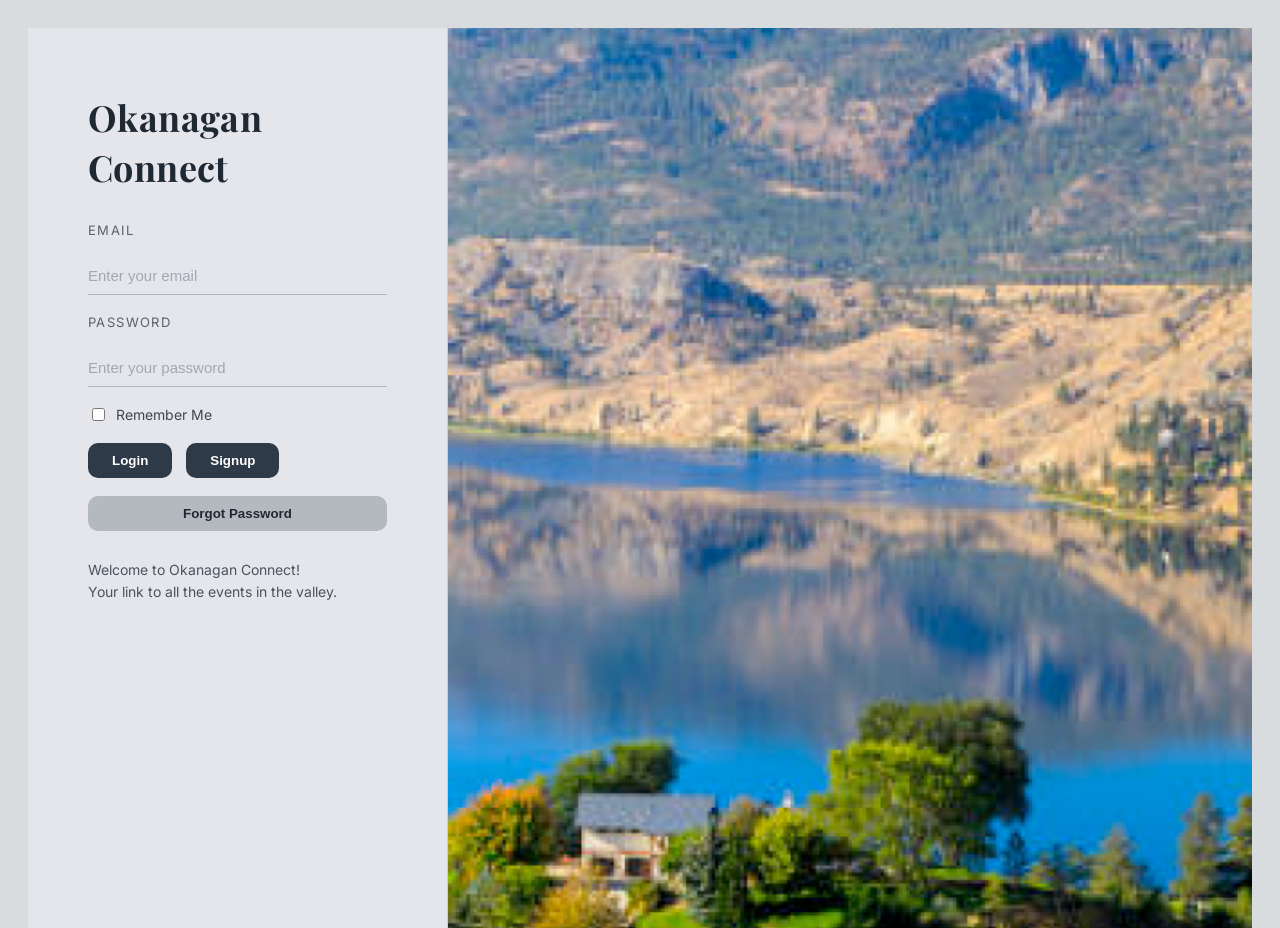
<file: frontend/login.html>
<!doctype html>
<html lang="en">
<head>
  <meta charset="utf-8" />
  <meta name="viewport" content="width=device-width,initial-scale=1" />
  <title>Sign in — OkanaganConnect</title>
  <link rel="stylesheet" href="styles.css" />
  <link href="https://fonts.googleapis.com/css2?family=Inter:wght@400;500;600;700&family=Playfair+Display:wght@600;700&display=swap" rel="stylesheet">
</head>
<body class="login">
  <div class="login-shell">
    <section class="login-panel">
      <h1 class="login-title">Okanagan Connect</h1>
      <form class="login-form">
        <label class="login-label" for="email">Email</label>
        <input id="email" class="login-input" name="email" type="email" placeholder="Enter your email" />

        <label class="login-label" for="password">Password</label>
        <input id="password" class="login-input" name="password" type="password" placeholder="Enter your password" />

        <label class="login-remember"><input type="checkbox" /> Remember Me</label>

        <div class="login-actions">
          <button class="login-btn is-primary" type="button" onclick="location.href='events.html'">Login</button>
          <button class="login-btn" type="button" onclick="location.href='register.html'">Signup</button>
        </div>
        <button class="login-btn is-secondary" type="button">Forgot Password</button>
      </form>

      <p class="login-footnote">Welcome to Okanagan Connect!<br />Your link to all the events in the valley.</p>
    </section>

    <aside class="login-image" aria-hidden="true"></aside>
  </div>
</body>
</html>
</file>
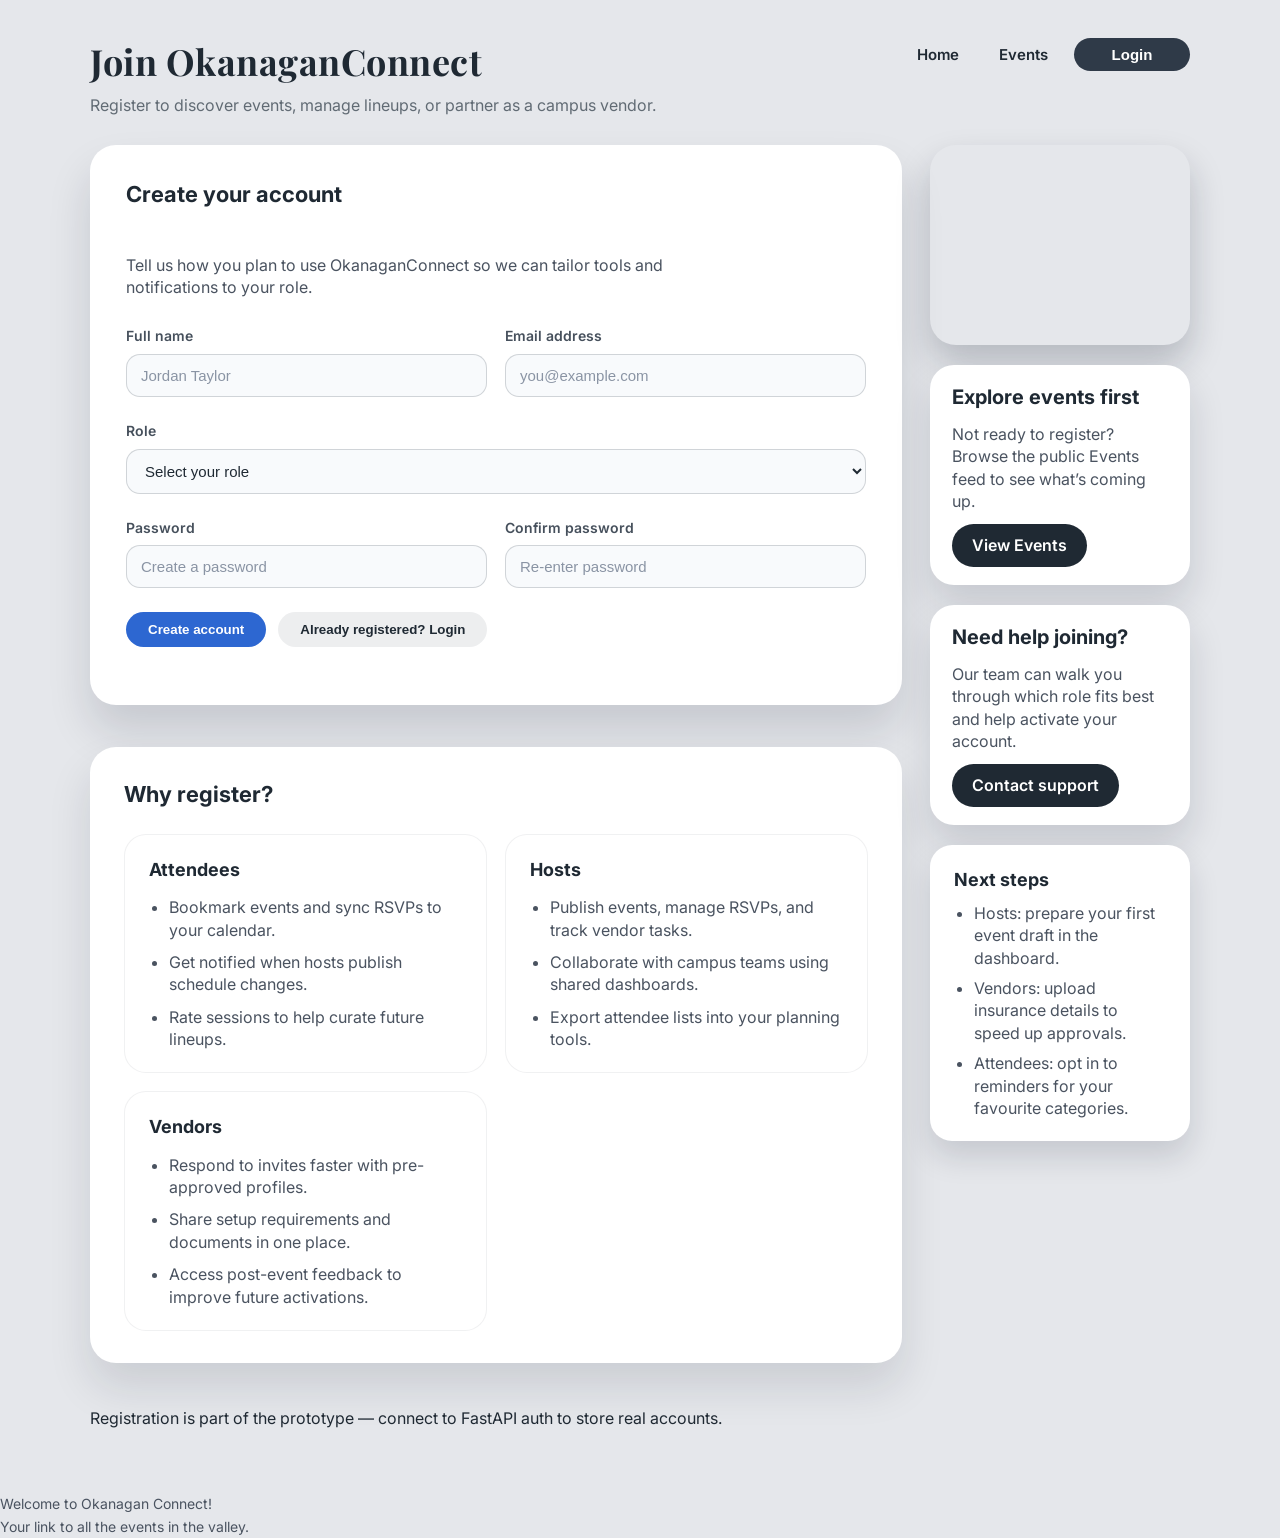
<file: frontend/register.html>
<!doctype html>
<html lang="en">
<head>
  <meta charset="utf-8" />
  <meta name="viewport" content="width=device-width,initial-scale=1" />
  <title>OkanaganConnect — Register</title>
  <link rel="stylesheet" href="styles.css" />
  <link href="https://fonts.googleapis.com/css2?family=Inter:wght@400;600;700&display=swap" rel="stylesheet">
  <link href="https://fonts.googleapis.com/css2?family=Playfair+Display:wght@600;700&display=swap" rel="stylesheet">
</head>
<body class="home register-page">
  <div class="home-shell">
    <header class="home-header">
      <div>
        <h1 class="home-title">Join OkanaganConnect</h1>
        <p class="home-tagline">Register to discover events, manage lineups, or partner as a campus vendor.</p>
      </div>
      <nav class="home-nav">
        <a href="index.html" id="nav-home">Home</a>
        <a href="events.html" id="nav-events">Events</a>
        <a href="host-dashboard.html" id="nav-host" style="display:none;">Host</a>
        <a href="vendor-dashboard.html" id="nav-vendor" style="display:none;">Vendor</a>
        <button class="home-nav-btn is-dark" type="button" data-login-open>Login</button>
        <a class="home-nav-btn is-primary" id="user-btn" href="#">Sign Up</a>
      </nav>
    </header>

    <div class="home-columns">
      <main class="home-main">
        <section class="home-section register-hero">
          <h2>Create your account</h2>
          <p class="register-lede">Tell us how you plan to use OkanaganConnect so we can tailor tools and notifications to your role.</p>

          <form id="register-form" class="host-form register-form" action="#" method="post" novalidate>
            <div class="host-form-grid">
              <label class="host-field-group">
                <span>Full name</span>
                <input id="reg-name" class="host-input" type="text" name="name" placeholder="Jordan Taylor" required />
              </label>
              <label class="host-field-group">
                <span>Email address</span>
                <input id="reg-email" class="host-input" type="email" name="email" placeholder="you@example.com" required />
              </label>
            </div>

            <div class="host-form-grid">
              <label class="host-field-group">
                <span>Role</span>
                <select id="reg-role" class="host-input" name="role" required>
                  <option value="">Select your role</option>
                  <option value="attendee">Attendee</option>
                  <option value="host">Host</option>
                  <option value="vendor">Vendor</option>
                </select>
              </label>
            </div>

            <div class="host-form-grid">
              <label class="host-field-group">
                <span>Password</span>
                <input id="reg-password" class="host-input" type="password" name="password" placeholder="Create a password" required />
              </label>
              <label class="host-field-group">
                <span>Confirm password</span>
                <input class="host-input" type="password" name="confirm" placeholder="Re-enter password" required />
              </label>
            </div>

            <div class="host-form-actions">
              <button id="reg-submit" class="host-btn" type="submit">Create account</button>
              <button class="host-btn is-secondary" type="button" data-login-open> Already registered? Login </button>
            </div>
            <div id="reg-message" style="color:var(--muted);font-size:13px"></div>
          </form>

          <script>
          (function(){
            const form = document.getElementById('register-form');
            const msg = document.getElementById('reg-message');
            if(!form) return;

            form.addEventListener('submit', async (e) => {
              e.preventDefault();
              msg.textContent = 'Submitting...';
              const name = document.getElementById('reg-name').value.trim();
              const email = document.getElementById('reg-email').value.trim();
              const role = document.getElementById('reg-role').value;
              const password = document.getElementById('reg-password').value;

              if(!name || !email || !password){
                msg.textContent = 'Please fill all required fields.';
                return;
              }

              try{
                const res = await fetch('/api/users', {
                  method: 'POST',
                  headers: { 'Content-Type': 'application/json' },
                  body: JSON.stringify({ name, email, role, password })
                });
                if(!res.ok){
                  const text = await res.text().catch(()=>null);
                  msg.textContent = 'Failed to create account' + (text ? ': ' + text : '');
                  return;
                }
                const data = await res.json().catch(()=>null);
                msg.style.color = 'green';
                msg.textContent = 'Account created' + (data && data.id ? ` (id:${data.id})` : '');
                // optional: clear form
                form.reset();
              }catch(err){
                console.error(err);
                msg.textContent = 'Network error';
              }
            });
          })();
          </script>
        </section>

        <!-- Spacer: increase the gap between the "Create an account" card and the "Why register" / highlights section -->
        <div style="height:42px"></div>

        <section class="home-section register-highlights">
          <h2>Why register?</h2>
          <div class="host-analytics-grid">
            <div class="host-analytics-card">
              <h3>Attendees</h3>
              <ul>
                <li>Bookmark events and sync RSVPs to your calendar.</li>
                <li>Get notified when hosts publish schedule changes.</li>
                <li>Rate sessions to help curate future lineups.</li>
              </ul>
            </div>
            <div class="host-analytics-card">
              <h3>Hosts</h3>
              <ul>
                <li>Publish events, manage RSVPs, and track vendor tasks.</li>
                <li>Collaborate with campus teams using shared dashboards.</li>
                <li>Export attendee lists into your planning tools.</li>
              </ul>
            </div>
            <div class="host-analytics-card">
              <h3>Vendors</h3>
              <ul>
                <li>Respond to invites faster with pre-approved profiles.</li>
                <li>Share setup requirements and documents in one place.</li>
                <li>Access post-event feedback to improve future activations.</li>
              </ul>
            </div>
          </div>
        </section>
      </main>

      <aside class="home-aside">
  <div class="home-photo" role="img" aria-label="Okanagan lake and mountains"></div>
        <div class="home-cta">
          <h3>Explore events first</h3>
          <p>Not ready to register? Browse the public Events feed to see what’s coming up.</p>
          <a class="home-cta-link" href="events.html">View Events</a>
        </div>
        <div class="home-cta">
          <h3>Need help joining?</h3>
          <p>Our team can walk you through which role fits best and help activate your account.</p>
          <a class="home-cta-link" href="mailto:hello@okanaganconnect.ca">Contact support</a>
        </div>
        <div class="home-note">
          <h3>Next steps</h3>
          <ul>
            <li>Hosts: prepare your first event draft in the dashboard.</li>
            <li>Vendors: upload insurance details to speed up approvals.</li>
            <li>Attendees: opt in to reminders for your favourite categories.</li>
          </ul>
        </div>
      </aside>
    </div>

    <p class="home-footer">Registration is part of the prototype — connect to FastAPI auth to store real accounts.</p>
  </div>

  <div class="login-modal" id="login-modal" aria-hidden="true">
  <div class="login-modal__panel" role="dialog" aria-modal="true" aria-labelledby="login-modal-title">
    <button class="login-modal__close" type="button" aria-label="Close login form" data-login-close>&times;</button>
    <div class="login-modal__content">
      <h2 class="login-title" id="login-modal-title">Okanagan Connect</h2>

      <form id="login-form" class="login-form" novalidate>
        <label class="login-label" for="modal-email">Email</label>
        <input id="modal-email" class="login-input" name="email" type="email" placeholder="Enter your email" />

        <label class="login-label" for="modal-password">Password</label>
        <input id="modal-password" class="login-input" name="password" type="password" placeholder="Enter your password" />

        <div id="login-message" style="color: red; font-size: 13px; margin-top: 4px;"></div>

        <div class="login-actions">
          <button class="login-btn is-primary" type="submit">Login</button>
          <button class="login-btn" type="button" onclick="window.location.href='register.html'">Signup</button>
        </div>
        <button class="login-btn is-secondary" type="button">Forgot Password</button>
      </form>

      <p class="login-footnote">Welcome to Okanagan Connect!<br />Your link to all the events in the valley.</p>
    </div>
    <div class="login-modal__image" aria-hidden="true"></div>
  </div>
</div>

<script>
(function() {
  // --- Modal open/close ---
  const modal = document.getElementById('login-modal');
  if(!modal) return;

  const openers = document.querySelectorAll('[data-login-open]');
  const closers = modal.querySelectorAll('[data-login-close]');
  let lastFocused = null;

  const openModal = () => {
    lastFocused = document.activeElement;
    modal.classList.add('is-open');
    modal.setAttribute('aria-hidden', 'false');
    document.body.classList.add('modal-open');
    const focusTarget = modal.querySelector('#modal-email');
    if(focusTarget) focusTarget.focus();
  };

  const closeModal = () => {
    modal.classList.remove('is-open');
    modal.setAttribute('aria-hidden', 'true');
    document.body.classList.remove('modal-open');
    if(lastFocused && typeof lastFocused.focus === 'function') lastFocused.focus();
  };

  openers.forEach(btn => btn.addEventListener('click', openModal));
  closers.forEach(btn => btn.addEventListener('click', closeModal));

  modal.addEventListener('click', e => { if(e.target === modal) closeModal(); });
  document.addEventListener('keydown', e => { if(e.key === 'Escape' && modal.classList.contains('is-open')) closeModal(); });

  // --- Form submission ---
  const form = document.getElementById('login-form');
  const msg = document.getElementById('login-message');
  if(!form || !msg) return;

  form.addEventListener('submit', async e => {
    e.preventDefault();
    msg.textContent = '';

    const email = document.getElementById('modal-email').value.trim();
    const password = document.getElementById('modal-password').value;

    if(!email || !password){
      msg.textContent = 'Please enter both email and password.';
      return;
    }

    try {
      const res = await fetch('/api/login', {
        method: 'POST',
        headers: { 'Content-Type': 'application/json' },
        body: JSON.stringify({ email, password })
      });

      if(!res.ok){
        msg.textContent = res.status === 401 ? 'Invalid email or password.' : 'Login failed. Please try again.';
        return;
      }

      // Login successful → redirect

      const data = await res.json();
      localStorage.setItem('currentUser', JSON.stringify(data));
      updateNav();
      document.getElementById('login-modal').classList.remove('is-open');
      document.body.classList.remove('modal-open');
      window.location.href = 'index.html';

    } catch(err){
      console.error(err);
      msg.textContent = 'Network error. Please try again.';
    }
  });
})();
</script>
<script>
  function updateNav() {
  const userLink = document.getElementById('user-btn');
  const loginBtn = document.querySelector('[data-login-open]');
  const hostLink = document.getElementById('nav-host');
  const vendorLink = document.getElementById('nav-vendor');

  const userData = localStorage.getItem('currentUser');

  const isRegisterPage = document.body.classList.contains('register-page');

  if (userData) {
    const user = JSON.parse(userData);
    userLink.textContent = `Welcome, ${user.name}`;
    userLink.href = '#';
    if (loginBtn) loginBtn.style.display = 'none';

    const role = user.role.toLowerCase();

    hostLink.style.display = role === 'host' ? 'inline-block' : 'none';
    vendorLink.style.display = role === 'vendor' ? 'inline-block' : 'none';

  userLink.onclick = (e) => {
    e.preventDefault();               // prevent default link behavior
    localStorage.removeItem('currentUser');
    // optional: hide role buttons immediately
    document.getElementById('nav-host').style.display = 'none';
    document.getElementById('nav-vendor').style.display = 'none';
    if (document.querySelector('[data-login-open]')) {
      document.querySelector('[data-login-open]').style.display = 'inline-block';
    }
    // Redirect to index.html
    window.location.href = 'index.html';
  };
  } else {
    hostLink.style.display = 'none';
    vendorLink.style.display = 'none';
    if (loginBtn) loginBtn.style.display = 'inline-block';

    if (isRegisterPage) {
      userLink.style.display = 'none'; // hide Sign Up link on register page
    } else {
      userLink.style.display = 'inline-block';
      userLink.textContent = 'Sign Up';
      userLink.href = 'register.html';
    }
    userLink.onclick = null;
  }
}

// Run on page load
updateNav();
</script>

      <p class="login-footnote">Welcome to Okanagan Connect!<br />Your link to all the events in the valley.</p>
      </div>
      <div class="login-modal__image" aria-hidden="true"></div>
    </div>
  </div>



  <script>
    (function(){
      const modal = document.getElementById('login-modal');
      if(!modal) return;
      const openers = document.querySelectorAll('[data-login-open]');
      const closers = modal.querySelectorAll('[data-login-close]');
      if(!openers.length) return;
      let lastFocused = null;

      const openModal = () => {
        lastFocused = document.activeElement;
        modal.classList.add('is-open');
        modal.setAttribute('aria-hidden','false');
        document.body.classList.add('modal-open');
        const focusTarget = modal.querySelector('#modal-email');
        if(focusTarget){
          focusTarget.focus();
        }
      };

      const closeModal = () => {
        modal.classList.remove('is-open');
        modal.setAttribute('aria-hidden','true');
        document.body.classList.remove('modal-open');
        if(lastFocused && typeof lastFocused.focus === 'function'){
          lastFocused.focus();
        }
      };

      openers.forEach(btn => btn.addEventListener('click', openModal));
      closers.forEach(btn => btn.addEventListener('click', closeModal));

      modal.addEventListener('click', (event) => {
        if(event.target === modal){
          closeModal();
        }
      });

      document.addEventListener('keydown', (event) => {
        if(event.key === 'Escape' && modal.classList.contains('is-open')){
          closeModal();
        }
      });
    })();
  </script>
</body>
</html>
</file>
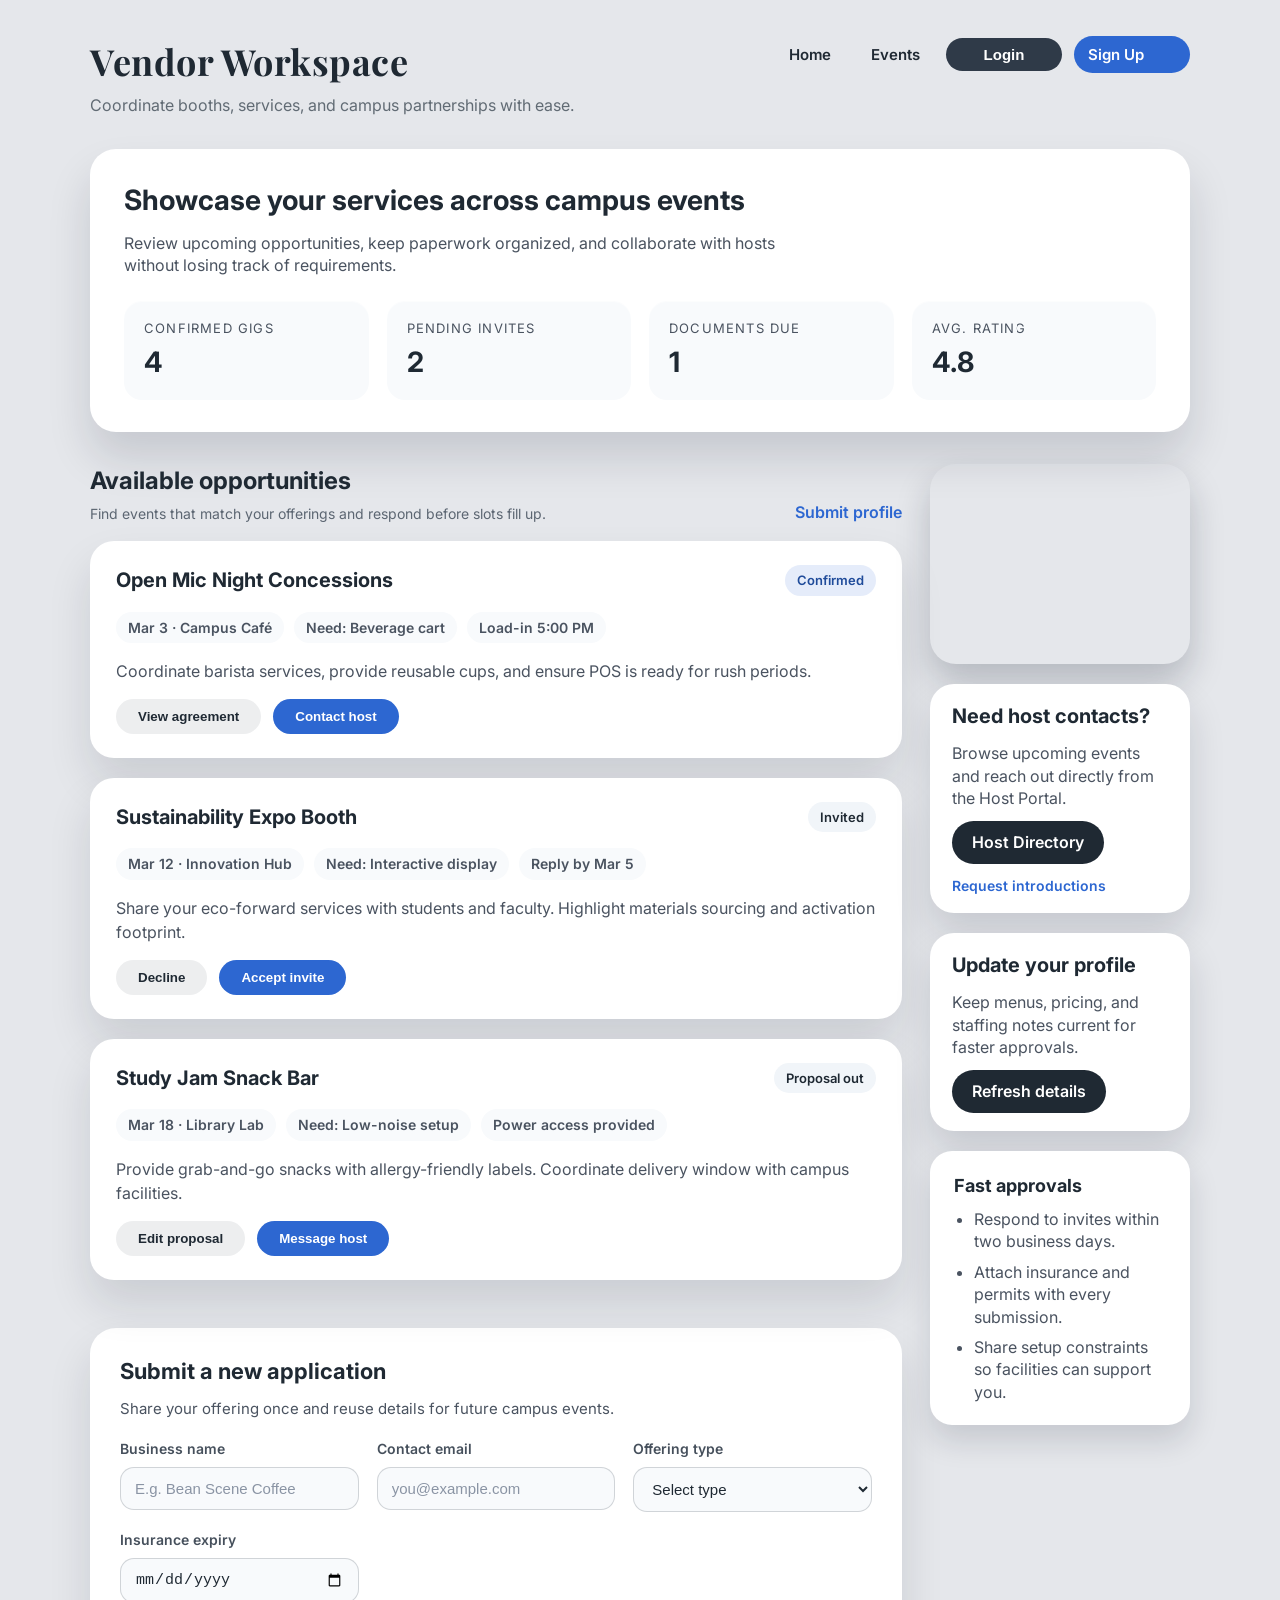
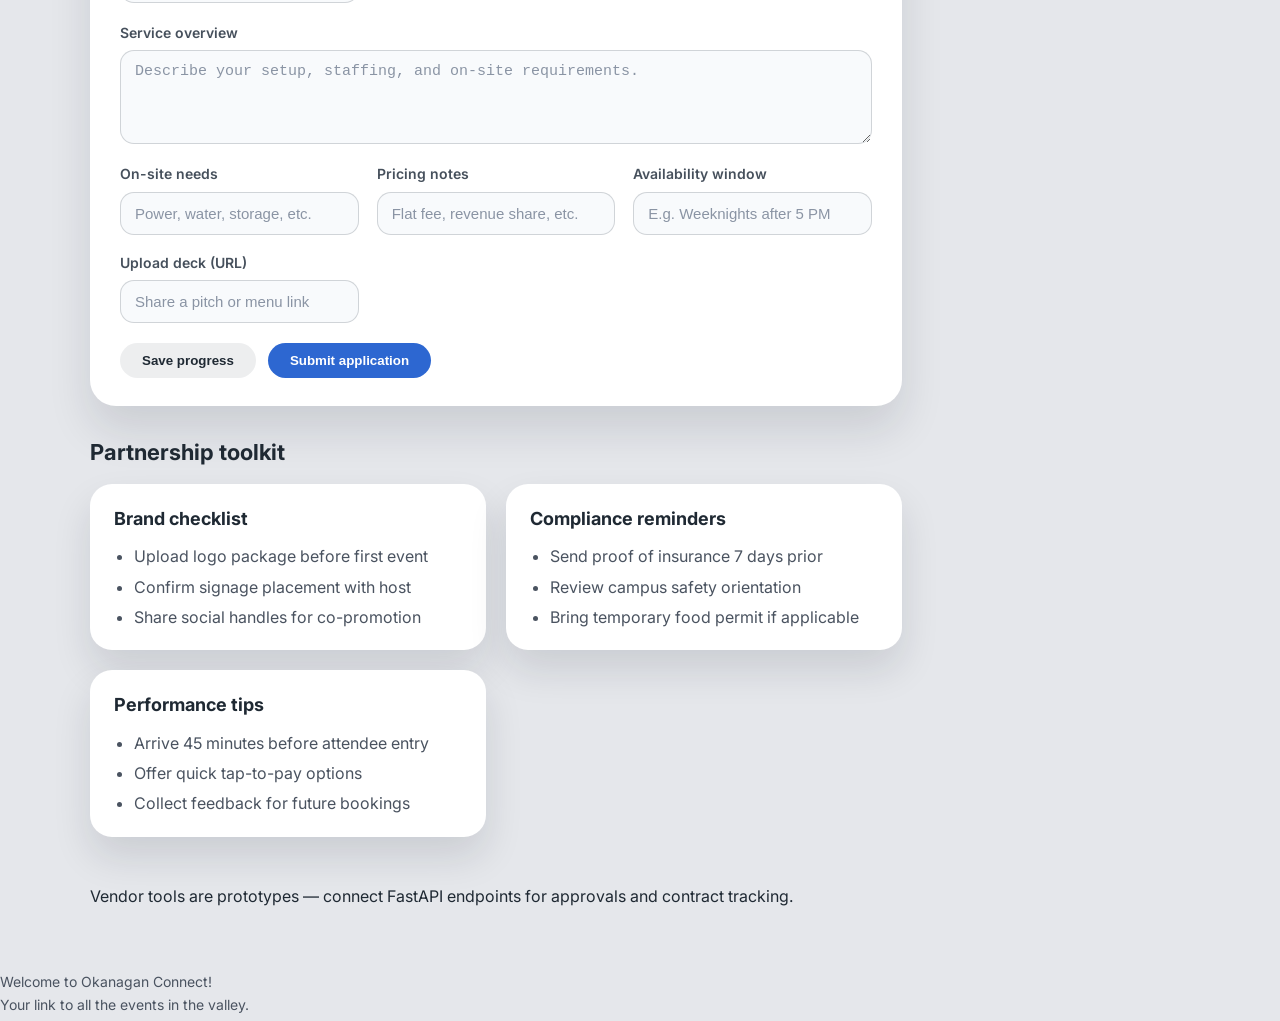
<file: frontend/vendor-dashboard.html>
<!doctype html>
<html lang="en">
<head>
  <meta charset="utf-8" />
  <meta name="viewport" content="width=device-width,initial-scale=1" />
  <title>OkanaganConnect — Vendor Dashboard</title>
  <link rel="stylesheet" href="styles.css" />
  <link href="https://fonts.googleapis.com/css2?family=Inter:wght@400;600;700&display=swap" rel="stylesheet">
  <link href="https://fonts.googleapis.com/css2?family=Playfair+Display:wght@600;700&display=swap" rel="stylesheet">
</head>
<body class="home vendor-dashboard">
  <div class="home-shell">
    <header class="home-header">
      <div>
        <h1 class="home-title">Vendor Workspace</h1>
        <p class="home-tagline">Coordinate booths, services, and campus partnerships with ease.</p>
      </div>
 <nav class="home-nav">
  <!-- Always visible -->
  <a href="index.html" id="nav-home">Home</a>
  <a href="events.html" id="nav-events">Events</a>

  <!-- Role-specific links -->
  <a href="host-dashboard.html" id="nav-host" style="display:none;">Host</a>
  <a href="vendor-dashboard.html" id="nav-vendor" style="display:none;">Vendor</a>

  <!-- Login/Signup buttons (hidden when logged in) -->
  <button class="home-nav-btn is-dark" type="button" id="login-btn" data-login-open>Login</button>

  <!-- User dropdown (shown when logged in) -->
  <div class="user-dropdown" id="user-dropdown" style="display:none;">
    <button class="home-nav-btn is-primary" id="user-btn-toggle">
      <span id="user-name">Welcome</span>
      <span class="dropdown-arrow">▼</span>
    </button>
    <div class="user-dropdown-menu" id="user-dropdown-menu">
      <button class="user-dropdown-item" id="settings-trigger">Settings</button>
      <div class="user-dropdown-divider"></div>
      <button class="user-dropdown-item" id="logout-trigger">Logout</button>
    </div>
  </div>
  <a class="home-nav-btn is-primary" id="user-btn" href="register.html">Sign Up</a>
</nav>
    </header>

    <section class="host-hero vendor-hero">
      <div class="host-hero-content">
        <h2>Showcase your services across campus events</h2>
        <p>Review upcoming opportunities, keep paperwork organized, and collaborate with hosts without losing track of requirements.</p>
      </div>
      <div class="host-summary-grid">
        <div class="host-summary-card">
          <span class="host-summary-label">Confirmed gigs</span>
          <span class="host-summary-value">4</span>
        </div>
        <div class="host-summary-card">
          <span class="host-summary-label">Pending invites</span>
          <span class="host-summary-value">2</span>
        </div>
        <div class="host-summary-card">
          <span class="host-summary-label">Documents due</span>
          <span class="host-summary-value">1</span>
        </div>
        <div class="host-summary-card">
          <span class="host-summary-label">Avg. rating</span>
          <span class="host-summary-value">4.8</span>
        </div>
      </div>
    </section>

    <div class="home-columns">
      <main class="home-main">
        <section class="home-section vendor-opportunities">
          <div class="host-section-header">
            <div>
              <h2>Available opportunities</h2>
              <p>Find events that match your offerings and respond before slots fill up.</p>
            </div>
            <a class="host-link" href="#vendor-apply">Submit profile</a>
          </div>
          <div class="host-events-list">
            <article class="host-event-card">
              <div class="host-event-header">
                <h3>Open Mic Night Concessions</h3>
                <span class="host-status is-live">Confirmed</span>
              </div>
              <div class="host-event-meta">
                <span class="host-chip">Mar 3 · Campus Café</span>
                <span class="host-chip">Need: Beverage cart</span>
                <span class="host-chip">Load-in 5:00 PM</span>
              </div>
              <p class="host-event-copy">Coordinate barista services, provide reusable cups, and ensure POS is ready for rush periods.</p>
              <div class="host-event-actions">
                <button class="host-btn is-secondary" type="button">View agreement</button>
                <button class="host-btn" type="button">Contact host</button>
              </div>
            </article>

            <article class="host-event-card">
              <div class="host-event-header">
                <h3>Sustainability Expo Booth</h3>
                <span class="host-status">Invited</span>
              </div>
              <div class="host-event-meta">
                <span class="host-chip">Mar 12 · Innovation Hub</span>
                <span class="host-chip">Need: Interactive display</span>
                <span class="host-chip">Reply by Mar 5</span>
              </div>
              <p class="host-event-copy">Share your eco-forward services with students and faculty. Highlight materials sourcing and activation footprint.</p>
              <div class="host-event-actions">
                <button class="host-btn is-secondary" type="button">Decline</button>
                <button class="host-btn" type="button">Accept invite</button>
              </div>
            </article>

            <article class="host-event-card">
              <div class="host-event-header">
                <h3>Study Jam Snack Bar</h3>
                <span class="host-status">Proposal out</span>
              </div>
              <div class="host-event-meta">
                <span class="host-chip">Mar 18 · Library Lab</span>
                <span class="host-chip">Need: Low-noise setup</span>
                <span class="host-chip">Power access provided</span>
              </div>
              <p class="host-event-copy">Provide grab-and-go snacks with allergy-friendly labels. Coordinate delivery window with campus facilities.</p>
              <div class="host-event-actions">
                <button class="host-btn is-secondary" type="button">Edit proposal</button>
                <button class="host-btn" type="button">Message host</button>
              </div>
            </article>
          </div>
        </section>

        <section class="home-section host-manage vendor-application" id="vendor-apply" style="margin-top:48px;">
          <h2>Submit a new application</h2>
          <p class="host-section-subtitle">Share your offering once and reuse details for future campus events.</p>
          <form class="host-form" action="#" method="post">
            <div class="host-form-grid">
              <label class="host-field-group">
                <span>Business name</span>
                <input class="host-input" type="text" name="business" placeholder="E.g. Bean Scene Coffee" />
              </label>
              <label class="host-field-group">
                <span>Contact email</span>
                <input class="host-input" type="email" name="email" placeholder="you@example.com" />
              </label>
              <label class="host-field-group">
                <span>Offering type</span>
                <select class="host-input" name="type">
                  <option value="">Select type</option>
                  <option value="food">Food &amp; Beverage</option>
                  <option value="services">Services</option>
                  <option value="merch">Merchandise</option>
                  <option value="tech">Tech &amp; AV</option>
                  <option value="other">Other</option>
                </select>
              </label>
              <label class="host-field-group">
                <span>Insurance expiry</span>
                <input class="host-input" type="date" name="insurance" />
              </label>
            </div>

            <label class="host-field-group">
              <span>Service overview</span>
              <textarea class="host-input" name="overview" rows="4" placeholder="Describe your setup, staffing, and on-site requirements."></textarea>
            </label>

            <div class="host-form-grid">
              <label class="host-field-group">
                <span>On-site needs</span>
                <input class="host-input" type="text" name="needs" placeholder="Power, water, storage, etc." />
              </label>
              <label class="host-field-group">
                <span>Pricing notes</span>
                <input class="host-input" type="text" name="pricing" placeholder="Flat fee, revenue share, etc." />
              </label>
              <label class="host-field-group">
                <span>Availability window</span>
                <input class="host-input" type="text" name="availability" placeholder="E.g. Weeknights after 5 PM" />
              </label>
              <label class="host-field-group">
                <span>Upload deck (URL)</span>
                <input class="host-input" type="url" name="deck" placeholder="Share a pitch or menu link" />
              </label>
            </div>

            <div class="host-form-actions">
              <button class="host-btn is-secondary" type="button">Save progress</button>
              <button class="host-btn" type="submit">Submit application</button>
            </div>
          </form>
        </section>

        <section class="home-section host-analytics vendor-insights">
          <h2><br>Partnership toolkit</h2>
          <div class="host-analytics-grid">
            <div class="host-analytics-card">
              <h3>Brand checklist</h3>
              <ul>
                <li>Upload logo package before first event</li>
                <li>Confirm signage placement with host</li>
                <li>Share social handles for co-promotion</li>
              </ul>
            </div>
            <div class="host-analytics-card">
              <h3>Compliance reminders</h3>
              <ul>
                <li>Send proof of insurance 7 days prior</li>
                <li>Review campus safety orientation</li>
                <li>Bring temporary food permit if applicable</li>
              </ul>
            </div>
            <div class="host-analytics-card">
              <h3>Performance tips</h3>
              <ul>
                <li>Arrive 45 minutes before attendee entry</li>
                <li>Offer quick tap-to-pay options</li>
                <li>Collect feedback for future bookings</li>
              </ul>
            </div>
          </div>
        </section>
      </main>

      <aside class="home-aside">
  <div class="home-photo" role="img" aria-label="Okanagan lake and mountains"></div>
        <div class="home-cta">
          <h3>Need host contacts?</h3>
          <p>Browse upcoming events and reach out directly from the Host Portal.</p>
          <a class="home-cta-link" href="host-dashboard.html">Host Directory</a>
          <p class="home-cta-footnote"><a href="mailto:vendors@okanaganconnect.ca">Request introductions</a></p>
        </div>
        <div class="home-cta">
          <h3>Update your profile</h3>
          <p>Keep menus, pricing, and staffing notes current for faster approvals.</p>
          <a class="home-cta-link" href="#vendor-apply">Refresh details</a>
        </div>
        <div class="home-note">
          <h3>Fast approvals</h3>
          <ul>
            <li>Respond to invites within two business days.</li>
            <li>Attach insurance and permits with every submission.</li>
            <li>Share setup constraints so facilities can support you.</li>
          </ul>
        </div>
      </aside>
    </div>

    <p class="home-footer">Vendor tools are prototypes — connect FastAPI endpoints for approvals and contract tracking.</p>
  </div>

  <div class="login-modal" id="login-modal" aria-hidden="true">
  <div class="login-modal__panel" role="dialog" aria-modal="true" aria-labelledby="login-modal-title">
    <button class="login-modal__close" type="button" aria-label="Close login form" data-login-close>&times;</button>
    <div class="login-modal__content">
      <h2 class="login-title" id="login-modal-title">Okanagan Connect</h2>

      <form id="login-form" class="login-form" novalidate>
        <label class="login-label" for="modal-email">Email</label>
        <input id="modal-email" class="login-input" name="email" type="email" placeholder="Enter your email" />

        <label class="login-label" for="modal-password">Password</label>
        <input id="modal-password" class="login-input" name="password" type="password" placeholder="Enter your password" />

        <div id="login-message" style="color: red; font-size: 13px; margin-top: 4px;"></div>

        <div class="login-actions">
          <button class="login-btn is-primary" type="submit">Login</button>
          <button class="login-btn" type="button" onclick="window.location.href='register.html'">Signup</button>
        </div>
        <button class="login-btn is-secondary" type="button">Forgot Password</button>
      </form>

      <p class="login-footnote">Welcome to Okanagan Connect!<br />Your link to all the events in the valley.</p>
    </div>
    <div class="login-modal__image" aria-hidden="true"></div>
  </div>
</div>

<!-- Settings Modal -->
<div class="login-modal" id="settings-modal" aria-hidden="true">
  <div class="login-modal__panel" role="dialog" aria-modal="true" aria-labelledby="settings-modal-title" style="max-width: 500px;">
    <button class="login-modal__close" type="button" aria-label="Close settings" data-settings-close>&times;</button>
    <div class="login-modal__content" style="padding: 48px 40px;">
      <h2 class="login-title" id="settings-modal-title">Account Settings</h2>

      <!-- Change Password Section -->
      <div class="settings-section">
        <h3>Change Password</h3>
        <form id="change-password-form" class="login-form" novalidate>
          <div class="settings-field-group">
            <label class="login-label" for="current-password">Current Password</label>
            <input id="current-password" class="login-input" type="password" placeholder="Enter current password" required />
          </div>
          
          <div class="settings-field-group">
            <label class="login-label" for="new-password">New Password</label>
            <input id="new-password" class="login-input" type="password" placeholder="Enter new password" required />
          </div>
          
          <div class="settings-field-group">
            <label class="login-label" for="confirm-new-password">Confirm New Password</label>
            <input id="confirm-new-password" class="login-input" type="password" placeholder="Re-enter new password" required />
          </div>

          <div id="password-message" style="color: red; font-size: 13px; margin-top: 4px;"></div>

          <div class="login-actions" style="margin-top: 16px;">
            <button class="login-btn is-primary" type="submit">Update Password</button>
          </div>
        </form>
      </div>

      <div class="settings-divider"></div>

      <!-- Delete Account Section -->
      <div class="settings-danger-zone">
        <h3>Delete Account</h3>
        <p>Once you delete your account, there is no going back. Please be certain.</p>
        <div id="delete-account-message" style="color: red; font-size: 13px; margin-bottom: 12px;"></div>
        <button class="login-btn" id="delete-account-btn" style="background: #ef4444; width: 100%;">Delete Account</button>
      </div>
    </div>
  </div>
</div>

<!-- Confirmation Modal -->
<div class="login-modal" id="confirmation-modal" aria-hidden="true">
  <div class="login-modal__panel" role="dialog" aria-modal="true" aria-labelledby="confirmation-modal-title" style="max-width: 400px;">
    <div class="login-modal__content" style="padding: 32px; text-align: center;">
      <h2 class="login-title" id="confirmation-modal-title" style="margin-bottom: 16px;">Confirm Action</h2>
      <p id="confirmation-message" style="margin-bottom: 24px; color: #52606d;"></p>
      <div class="login-actions">
        <button class="login-btn" id="confirmation-cancel" style="background: #e4e7eb;">Cancel</button>
        <button class="login-btn is-primary" id="confirmation-confirm">Confirm</button>
      </div>
    </div>
  </div>
</div>

<!-- Success Modal -->
<div class="login-modal" id="success-modal" aria-hidden="true">
  <div class="login-modal__panel" role="dialog" aria-modal="true" aria-labelledby="success-modal-title" style="max-width: 400px;">
    <div class="login-modal__content" style="padding: 32px; text-align: center;">
      <h2 class="login-title" id="success-modal-title" style="margin-bottom: 16px; color: #2d67d1;">Success</h2>
      <p id="success-message" style="margin-bottom: 24px; color: #52606d;"></p>
      <div class="login-actions">
        <button class="login-btn is-primary" id="success-ok">OK</button>
      </div>
    </div>
  </div>
</div>

<script>
(function() {
  // --- Modal open/close ---
  const modal = document.getElementById('login-modal');
  if(!modal) return;

  const openers = document.querySelectorAll('[data-login-open]');
  const closers = modal.querySelectorAll('[data-login-close]');
  let lastFocused = null;

  const openModal = () => {
    lastFocused = document.activeElement;
    modal.classList.add('is-open');
    modal.setAttribute('aria-hidden', 'false');
    document.body.classList.add('modal-open');
    const focusTarget = modal.querySelector('#modal-email');
    if(focusTarget) focusTarget.focus();
  };

  const closeModal = () => {
    modal.classList.remove('is-open');
    modal.setAttribute('aria-hidden', 'true');
    document.body.classList.remove('modal-open');
    if(lastFocused && typeof lastFocused.focus === 'function') lastFocused.focus();
  };

  openers.forEach(btn => btn.addEventListener('click', openModal));
  closers.forEach(btn => btn.addEventListener('click', closeModal));

  modal.addEventListener('click', e => { if(e.target === modal) closeModal(); });
  document.addEventListener('keydown', e => { if(e.key === 'Escape' && modal.classList.contains('is-open')) closeModal(); });

  // --- Form submission ---
  const form = document.getElementById('login-form');
  const msg = document.getElementById('login-message');
  if(!form || !msg) return;

  form.addEventListener('submit', async e => {
    e.preventDefault();
    msg.textContent = '';

    const email = document.getElementById('modal-email').value.trim();
    const password = document.getElementById('modal-password').value;

    if(!email || !password){
      msg.textContent = 'Please enter both email and password.';
      return;
    }

    try {
      const res = await fetch('/api/login', {
        method: 'POST',
        headers: { 'Content-Type': 'application/json' },
        body: JSON.stringify({ email, password })
      });

      if(!res.ok){
        msg.textContent = res.status === 401 ? 'Invalid email or password.' : 'Login failed. Please try again.';
        return;
      }

      // Login successful → redirect

      const data = await res.json();
      localStorage.setItem('currentUser', JSON.stringify(data));
      updateNav();
      document.getElementById('login-modal').classList.remove('is-open');
      document.body.classList.remove('modal-open');
      window.location.href = 'index.html';

    } catch(err){
      console.error(err);
      msg.textContent = 'Network error. Please try again.';
    }
  });
})();
</script>
<script>
// Custom confirmation modal
function showConfirmation(message) {
  return new Promise((resolve) => {
    const modal = document.getElementById('confirmation-modal');
    const messageEl = document.getElementById('confirmation-message');
    const confirmBtn = document.getElementById('confirmation-confirm');
    const cancelBtn = document.getElementById('confirmation-cancel');
    
    messageEl.textContent = message;
    modal.classList.add('is-open');
    modal.setAttribute('aria-hidden', 'false');
    document.body.classList.add('modal-open');
    
    const handleConfirm = () => {
      cleanup();
      resolve(true);
    };
    
    const handleCancel = () => {
      cleanup();
      resolve(false);
    };
    
    const cleanup = () => {
      modal.classList.remove('is-open');
      modal.setAttribute('aria-hidden', 'true');
      document.body.classList.remove('modal-open');
      confirmBtn.removeEventListener('click', handleConfirm);
      cancelBtn.removeEventListener('click', handleCancel);
    };
    
    confirmBtn.addEventListener('click', handleConfirm);
    cancelBtn.addEventListener('click', handleCancel);
  });
}

// Custom success modal
function showSuccess(message) {
  return new Promise((resolve) => {
    const modal = document.getElementById('success-modal');
    const messageEl = document.getElementById('success-message');
    const okBtn = document.getElementById('success-ok');
    
    messageEl.textContent = message;
    modal.classList.add('is-open');
    modal.setAttribute('aria-hidden', 'false');
    document.body.classList.add('modal-open');
    
    const handleOk = () => {
      modal.classList.remove('is-open');
      modal.setAttribute('aria-hidden', 'true');
      document.body.classList.remove('modal-open');
      okBtn.removeEventListener('click', handleOk);
      resolve();
    };
    
    okBtn.addEventListener('click', handleOk);
  });
}

function updateNav() {
  const userBtn = document.getElementById('user-btn');
  const userDropdown = document.getElementById('user-dropdown');
  const userNameSpan = document.getElementById('user-name');
  const loginBtn = document.querySelector('[data-login-open]');
  const hostLink = document.getElementById('nav-host');
  const vendorLink = document.getElementById('nav-vendor');
  const homeLink = document.getElementById('nav-home');
  const eventsLink = document.getElementById('nav-events');
  
  const userData = localStorage.getItem('currentUser');
  const isDashboard = document.body.classList.contains('host-dashboard') || document.body.classList.contains('vendor-dashboard');

  if (userData) {
    const user = JSON.parse(userData);
    
    // Hide signup button, show dropdown
    userBtn.style.display = 'none';
    userDropdown.style.display = 'inline-block';
    userNameSpan.textContent = `Welcome, ${user.name}`;
    if (loginBtn) loginBtn.style.display = 'none';

    const role = user.role.toLowerCase();

    // Dashboard nav: only Home, Events, Welcome
    if (isDashboard) {
      homeLink.style.display = 'inline-block';
      eventsLink.style.display = 'inline-block';
      hostLink.style.display = 'none';
      vendorLink.style.display = 'none';
    } else {
      hostLink.style.display = role === 'host' ? 'inline-block' : 'none';
      vendorLink.style.display = role === 'vendor' ? 'inline-block' : 'none';
      homeLink.style.display = 'inline-block';
      eventsLink.style.display = 'inline-block';
    }

  } else {
    // Logged out state
    userBtn.style.display = 'inline-block';
    userBtn.textContent = 'Sign Up';
    userBtn.href = 'register.html';
    userDropdown.style.display = 'none';
    if (loginBtn) loginBtn.style.display = 'inline-block';
    hostLink.style.display = 'none';
    vendorLink.style.display = 'none';
    homeLink.style.display = 'inline-block';
    eventsLink.style.display = 'inline-block';
  }
}

// Dropdown toggle
(function() {
  const toggleBtn = document.getElementById('user-btn-toggle');
  const menu = document.getElementById('user-dropdown-menu');
  const settingsTrigger = document.getElementById('settings-trigger');
  const logoutTrigger = document.getElementById('logout-trigger');

  if (toggleBtn && menu) {
    toggleBtn.addEventListener('click', (e) => {
      e.stopPropagation();
      menu.classList.toggle('is-open');
    });

    // Close dropdown when clicking outside
    document.addEventListener('click', () => {
      menu.classList.remove('is-open');
    });

    menu.addEventListener('click', (e) => {
      e.stopPropagation();
    });
  }

  if (settingsTrigger) {
    settingsTrigger.addEventListener('click', () => {
      menu.classList.remove('is-open');
      const settingsModal = document.getElementById('settings-modal');
      if (settingsModal) {
        settingsModal.classList.add('is-open');
        settingsModal.setAttribute('aria-hidden', 'false');
        document.body.classList.add('modal-open');
      }
    });
  }

  if (logoutTrigger) {
    logoutTrigger.addEventListener('click', () => {
      localStorage.removeItem('currentUser');
      window.location.href = 'index.html';
    });
  }
})();

// Settings modal logic
(function() {
  const modal = document.getElementById('settings-modal');
  if (!modal) return;

  const closers = modal.querySelectorAll('[data-settings-close]');
  closers.forEach(btn => btn.addEventListener('click', () => {
    modal.classList.remove('is-open');
    modal.setAttribute('aria-hidden', 'true');
    document.body.classList.remove('modal-open');
  }));

  modal.addEventListener('click', (e) => {
    if (e.target === modal) {
      modal.classList.remove('is-open');
      modal.setAttribute('aria-hidden', 'true');
      document.body.classList.remove('modal-open');
    }
  });

  // Change password form
  const passwordForm = document.getElementById('change-password-form');
  const passwordMsg = document.getElementById('password-message');

  if (passwordForm && passwordMsg) {
    passwordForm.addEventListener('submit', async (e) => {
      e.preventDefault();
      passwordMsg.textContent = '';

      const currentPassword = document.getElementById('current-password').value;
      const newPassword = document.getElementById('new-password').value;
      const confirmPassword = document.getElementById('confirm-new-password').value;

      if (!currentPassword || !newPassword || !confirmPassword) {
        passwordMsg.textContent = 'All fields are required.';
        return;
      }

      if (newPassword !== confirmPassword) {
        passwordMsg.textContent = 'New passwords do not match.';
        return;
      }

      const userData = localStorage.getItem('currentUser');
      if (!userData) {
        passwordMsg.textContent = 'Not logged in.';
        return;
      }

      const user = JSON.parse(userData);

      try {
        const res = await fetch(`/api/user/${user.id}/password`, {
          method: 'PUT',
          headers: { 'Content-Type': 'application/json' },
          body: JSON.stringify({
            current_password: currentPassword,
            new_password: newPassword
          })
        });

        if (!res.ok) {
          const errorData = await res.json();
          passwordMsg.textContent = errorData.detail || 'Failed to update password.';
          return;
        }

        passwordMsg.style.color = 'green';
        passwordMsg.textContent = 'Password updated successfully!';
        passwordForm.reset();

        setTimeout(() => {
          passwordMsg.textContent = '';
          passwordMsg.style.color = 'red';
        }, 3000);

      } catch (err) {
        console.error(err);
        passwordMsg.textContent = 'Network error. Please try again.';
      }
    });
  }

  // Delete account
  const deleteBtn = document.getElementById('delete-account-btn');
  const deleteMsg = document.getElementById('delete-account-message');

  if (deleteBtn && deleteMsg) {
    deleteBtn.addEventListener('click', async () => {
      const userData = localStorage.getItem('currentUser');
      if (!userData) {
        deleteMsg.textContent = 'Not logged in.';
        return;
      }

      const user = JSON.parse(userData);

      // Check if user can delete account
      try {
        const checkRes = await fetch(`/api/user/${user.id}/can-delete`);
        const checkData = await checkRes.json();

        if (!checkData.can_delete) {
          deleteMsg.textContent = checkData.reason || 'Cannot delete account.';
          return;
        }

        // Confirm deletion
        const confirmed = await showConfirmation('Are you sure you want to delete your account? This action cannot be undone.');
        if (!confirmed) {
          return;
        }

        const deleteRes = await fetch(`/api/user/${user.id}`, {
          method: 'DELETE'
        });

        if (!deleteRes.ok) {
          const errorData = await deleteRes.json();
          deleteMsg.textContent = errorData.detail || 'Failed to delete account.';
          return;
        }

        // Logout and redirect
        localStorage.removeItem('currentUser');
        await showSuccess('Account deleted successfully.');
        window.location.href = 'index.html';

      } catch (err) {
        console.error(err);
        deleteMsg.textContent = 'Network error. Please try again.';
      }
    });
  }
})();

updateNav();
</script>

      <p class="login-footnote">Welcome to Okanagan Connect!<br />Your link to all the events in the valley.</p>
      </div>
      <div class="login-modal__image" aria-hidden="true"></div>
    </div>
  </div>


  <script>
    (function(){
      const modal = document.getElementById('login-modal');
      if(!modal) return;
      const openers = document.querySelectorAll('[data-login-open]');
      const closers = modal.querySelectorAll('[data-login-close]');
      if(!openers.length) return;
      let lastFocused = null;

      const openModal = () => {
        lastFocused = document.activeElement;
        modal.classList.add('is-open');
        modal.setAttribute('aria-hidden','false');
        document.body.classList.add('modal-open');
        const focusTarget = modal.querySelector('#modal-email');
        if(focusTarget){
          focusTarget.focus();
        }
      };

      const closeModal = () => {
        modal.classList.remove('is-open');
        modal.setAttribute('aria-hidden','true');
        document.body.classList.remove('modal-open');
        if(lastFocused && typeof lastFocused.focus === 'function'){
          lastFocused.focus();
        }
      };

      openers.forEach(btn => btn.addEventListener('click', openModal));
      closers.forEach(btn => btn.addEventListener('click', closeModal));

      modal.addEventListener('click', (event) => {
        if(event.target === modal){
          closeModal();
        }
      });

      document.addEventListener('keydown', (event) => {
        if(event.key === 'Escape' && modal.classList.contains('is-open')){
          closeModal();
        }
      });
    })();
  </script>
</body>
</html>
</file>
<file: frontend/styles.css>
:root{
  --bg:#0f1724;
  --card:#0b1220;
  --muted:#9aa4b2;
  --accent:#4f46e5;
  --accent-2:#06b6d4;
  --glass: rgba(255,255,255,0.03);
  --radius:12px;
  --maxw:1100px;
  --gap:18px;
  font-synthesis: none;
}
*{box-sizing:border-box}
html,body{height:100%}
body{
  margin:0;
  font-family: Inter, ui-sans-serif, system-ui, -apple-system, "Segoe UI", Roboto, "Helvetica Neue", Arial;
  background: linear-gradient(180deg,#071022 0%, #071227 100%);
  color:#e6eef8;
  -webkit-font-smoothing:antialiased;
  -moz-osx-font-smoothing:grayscale;
  line-height:1.4;
  padding:28px;
}

/* Container */
.container{max-width:var(--maxw);margin:0 auto;padding:0 20px}

/* Top nav */
.nav{
  display:flex;align-items:center;justify-content:space-between;
  gap:12px;margin-bottom:22px;
}
.brand{display:flex;align-items:center;gap:12px}
.logo{
  width:44px;height:44px;border-radius:10px;background:linear-gradient(135deg,var(--accent),var(--accent-2));
  box-shadow:0 6px 20px rgba(79,70,229,0.18);display:flex;align-items:center;justify-content:center;font-weight:700;
}
.brand h1{font-size:16px;margin:0}
.navlinks{display:flex;gap:14px;align-items:center}
.link{
  color:var(--muted);text-decoration:none;padding:8px 12px;border-radius:8px;font-weight:600;
  transition:all .16s ease;
}
.link:hover{background:var(--glass);color:#fff;transform:translateY(-2px)}
.cta{background:linear-gradient(90deg,var(--accent),var(--accent-2));padding:8px 14px;border-radius:10px;color:white;box-shadow:0 6px 18px rgba(79,70,229,0.18)}

/* Hero */
.hero{
  display:flex;gap:18px;align-items:center;padding:22px;background:linear-gradient(180deg, rgba(255,255,255,0.02), rgba(255,255,255,0.01));border-radius:var(--radius);
  margin-bottom:20px;
}
.hero .left{flex:1}
.hero h2{margin:0 0 8px 0}
.hero p{margin:0;color:var(--muted)}

/* Grid */
.grid{display:grid;grid-template-columns:repeat(auto-fill,minmax(260px,1fr));gap:var(--gap)}

/* Card */
.card{
  background:linear-gradient(180deg, rgba(255,255,255,0.02), rgba(255,255,255,0.01));
  border:1px solid rgba(255,255,255,0.03);
  padding:16px;border-radius:12px;
}
.card h3{margin:0 0 6px 0}
.card p{margin:0;color:var(--muted);font-size:14px}

/* Search */
.search{
  display:flex;gap:10px;align-items:center;background:var(--card);padding:10px;border-radius:10px;
}
.search input{flex:1;background:transparent;border:0;color:inherit;outline:none;padding:6px}

/* Footer */
.footer{margin-top:28px;color:var(--muted);font-size:13px;text-align:center;}

body.modal-open{overflow:hidden;}

/* Forms */
.form{background:transparent;padding:18px;border-radius:10px;display:grid;gap:12px}
.input,textarea,select{
  background:var(--card);border:1px solid rgba(255,255,255,0.03);padding:10px;border-radius:8px;color:inherit;outline:none;
}
.btn{background:var(--accent);border:0;padding:10px;border-radius:10px;color:white;font-weight:600;cursor:pointer}

/* New utility button variants for admin actions */
.btn.secondary{background:var(--accent-2)}   /* cyan / secondary action */
.btn.danger{background:#ef4444}              /* red / destructive action */

/* Small helpers */
.kv{display:flex;justify-content:space-between;color:var(--muted);font-size:13px}
.badge{display:inline-block;padding:6px 10px;border-radius:999px;background:rgba(255,255,255,0.03);font-weight:600;color:var(--muted);font-size:13px}

/* Responsive */
@media (max-width:720px){
  .hero{flex-direction:column;align-items:flex-start}
  body{padding:16px}
  .navlinks{display:none}
}

/* Homepage layout */
body.home{
  background:#e5e7eb;
  color:#1f2933;
  padding:0;
}
body.home .home-shell{
  max-width:1180px;
  margin:0 auto;
  min-height:100vh;
  padding:36px 40px 48px;
  display:flex;
  flex-direction:column;
  gap:28px;
}
.home-header{
  display:flex;
  justify-content:space-between;
  align-items:flex-start;
  gap:40px;
}
.home-title{
  margin:0;
  font-size:36px;
  font-family:"Playfair Display", serif;
  font-weight:700;
  letter-spacing:0.5px;
}
.home-tagline{
  margin:8px 0 0;
  color:#616b74;
  font-size:16px;
}
.home-nav{
  display:flex;
  flex-wrap:nowrap;
  align-items:center;
  gap:12px;
}
.home-nav a,
.home-nav button{
  color:#1f2933;
  text-decoration:none;
  font-weight:600;
  padding:8px 14px;
  border-radius:999px;
  transition:background .15s ease, color .15s ease;
  background:transparent;
  border:0;
  cursor:pointer;
  display:inline-flex;
  align-items:center;
  justify-content:center;
  font-size:15px;
}
.home-nav a:hover,
.home-nav button:hover{
  background:rgba(31,41,51,0.08);
}
.home-nav-btn{
  border:1px solid rgba(31,41,51,0.2);
  padding:10px 22px;
  min-width:116px;
}
.home-nav-btn.is-primary{
  background:#2d67d1;
  color:#fff;
  border-color:#2d67d1;
}
.home-nav-btn.is-dark{
  background:#2f3a48;
  color:#fff;
  border-color:#2f3a48;
}

/* User dropdown menu */
.user-dropdown {
  position: relative;
  display: inline-block;
}

.user-dropdown .dropdown-arrow {
  font-size: 10px;
  margin-left: 6px;
}

.user-dropdown-menu {
  position: absolute;
  top: calc(100% + 8px);
  right: 0;
  background: #fff;
  border: 1px solid rgba(31,41,51,0.15);
  border-radius: 12px;
  box-shadow: 0 4px 20px rgba(0,0,0,0.15);
  min-width: 180px;
  z-index: 1000;
  display: none;
  overflow: hidden;
}

.user-dropdown-menu.is-open {
  display: block;
}

.user-dropdown-item {
  display: block;
  width: 100%;
  padding: 12px 20px;
  text-align: left;
  background: transparent;
  border: 0;
  color: #1f2933;
  font-weight: 600;
  font-size: 15px;
  cursor: pointer;
  transition: background .15s ease;
  text-decoration: none;
}

.user-dropdown-item:hover {
  background: rgba(31,41,51,0.08);
}

.user-dropdown-divider {
  height: 1px;
  background: rgba(31,41,51,0.1);
  margin: 4px 0;
}
.home-search{
  display:flex;
  align-items:center;
  gap:12px;
  background:#fff;
  border-radius:999px;
  padding:14px 18px;
  box-shadow:0 24px 40px rgba(15,23,42,0.12);
  max-width:520px;
}
.home-search input{
  flex:1;
  border:0;
  background:transparent;
  font-size:16px;
  color:#1f2933;
  outline:none;
}
.home-search button{
  background:#2d67d1;
  color:#fff;
  border:0;
  padding:10px 22px;
  border-radius:999px;
  font-weight:600;
  cursor:pointer;
}
.home-search button:hover{background:#234da6}
.home-columns{
  display:grid;
  grid-template-columns:minmax(0,1.35fr) 260px;
  gap:28px;
}
.home-section h2{
  margin:0 0 16px;
  font-size:22px;
  font-weight:700;
}
.home-events-grid{
  display:grid;
  grid-template-columns:repeat(auto-fill,minmax(260px,1fr));
  gap:24px;
}
.event-card{
  background:#fff;
  border-radius:22px;
  overflow:hidden;
  box-shadow:0 18px 36px rgba(15,23,42,0.12);
  display:flex;
  flex-direction:column;
  cursor:pointer;
  transition:transform .16s ease, box-shadow .16s ease;
}
.event-card img{
  width:100%;
  height:190px;
  object-fit:cover;
}
.event-card-body{
  padding:20px;
  display:flex;
  flex-direction:column;
  gap:12px;
}
.event-card:hover{
  transform:translateY(-4px);
  box-shadow:0 24px 38px rgba(15,23,42,0.16);
}
.event-card:focus-visible{
  outline:3px solid #2d67d1;
  outline-offset:4px;
}
.event-card-body h3{
  margin:0;
  font-size:18px;
}
.event-card-body p{
  margin:0;
  color:#616b74;
}
.home-rsvp{
  background:#ff6b4a;
  border:0;
  color:#fff;
  padding:10px 20px;
  border-radius:999px;
  font-weight:600;
  cursor:pointer;
  transition:transform .12s ease, box-shadow .12s ease;
}
.home-rsvp:hover{
  transform:translateY(-1px);
  box-shadow:0 12px 20px rgba(255,107,74,0.3);
}
.home-upcoming-row{
  display:flex;
  gap:18px;
  overflow-x:auto;
  padding-bottom:8px;
}
.home-upcoming-card{
  min-width:200px;
  background:#fff;
  border-radius:20px;
  padding:18px;
  box-shadow:0 14px 28px rgba(15,23,42,0.12);
  display:flex;
  flex-direction:column;
  gap:12px;
}
.home-upcoming-card h3{
  margin:0;
  font-size:18px;
}
.home-upcoming-card p{
  margin:0;
  color:#616b74;
}
.home-detail{
  background:#fff;
  border-radius:26px;
  box-shadow:0 26px 44px rgba(15,23,42,0.16);
  padding:28px;
  display:flex;
  gap:24px;
  align-items:flex-start;
  flex-wrap:wrap;
  margin-top:16px;
}
.home-detail img{
  width:220px;
  height:220px;
  object-fit:cover;
  border-radius:20px;
}
.home-detail-meta{
  display:grid;
  gap:6px;
  margin:12px 0;
}
.home-detail-meta p{
  margin:0;
  color:#39424e;
  font-size:15px;
}
.home-detail-copy{
  color:#4a5360;
  margin:0 0 14px;
}
.home-aside{
  display:flex;
  flex-direction:column;
  gap:20px;
}
.home-photo{
  height:200px;
  border-radius:26px;
  background:url('https://images.unsplash.com/photo-1506744038136-46273834b3fb?auto=format&fit=crop&w=600&q=80') center/cover no-repeat;
  box-shadow:0 18px 34px rgba(15,23,42,0.22);
}
.home-cta{
  background:#fff;
  border-radius:24px;
  padding:18px 22px;
  box-shadow:0 20px 36px rgba(15,23,42,0.14);
  display:flex;
  flex-direction:column;
  gap:12px;
}
.home-cta h3{
  margin:0;
  font-size:20px;
}
.home-cta p{
  margin:0;
  color:#4a5360;
}
.home-cta-link{
  align-self:flex-start;
  background:#1f2933;
  color:#fff;
  text-decoration:none;
  padding:10px 20px;
  border-radius:999px;
  font-weight:600;
}
.home-cta-link:hover{background:#111827}
.home-cta-footnote{
  margin:0;
  font-size:14px;
}
.home-cta-footnote a{
  text-decoration:none;
  color:#2d67d1;
  font-weight:600;
}
.home-cta-footnote a:hover{text-decoration:underline}
.home-note{
  background:#fff;
  border-radius:22px;
  padding:22px 24px;
  box-shadow:0 16px 30px rgba(15,23,42,0.14);
}
.home-note h3{
  margin:0 0 10px;
  font-size:18px;
}
.home-note ul{
  margin:0;
  padding-left:20px;
  color:#4a5360;
  display:grid;
  gap:8px;
}
.home-note li{list-style:disc}

/* Events page */
body.events-page .home-tagline{
  max-width:520px;
}
.events-hero{
  background:#fff;
  border-radius:26px;
  box-shadow:0 24px 46px rgba(15,23,42,0.12);
  padding:30px 32px;
  display:grid;
  gap:24px;
}
.events-hero h2{
  margin:0 0 8px;
  font-size:28px;
}
.events-hero p{
  margin:0;
  color:#4a5360;
  font-size:16px;
}
.events-controls{
  display:flex;
  flex-wrap:wrap;
  gap:18px;
  align-items:center;
}
.events-search{
  flex:1 1 340px;
  max-width:none;
}
.events-selects{
  display:flex;
  gap:14px;
  flex-wrap:wrap;
}
.events-select{
  display:flex;
  flex-direction:column;
  gap:6px;
  font-size:13px;
  color:#616b74;
}
.events-select select{
  min-width:160px;
  border-radius:14px;
  border:1px solid rgba(31,41,51,0.18);
  padding:10px 14px;
  font-size:15px;
  color:#1f2933;
  background:#fff;
}
.events-summary{
  margin:0;
  color:#5c6672;
  font-size:14px;
}
.home-chips{
  display:flex;
  flex-wrap:wrap;
  gap:10px;
}
.home-chip{
  border:0;
  background:#f1f5f9;
  color:#1f2933;
  border-radius:999px;
  padding:8px 16px;
  font-weight:600;
  cursor:pointer;
  transition:background .15s ease, transform .12s ease;
}
.home-chip:hover{
  background:#e0e7ff;
  transform:translateY(-1px);
}
.home-chip:focus-visible{
  outline:2px solid #2d67d1;
  outline-offset:2px;
}
.events-hero-top{
  display:flex;
  flex-wrap:wrap;
  justify-content:space-between;
  align-items:flex-end;
  gap:18px;
}
.events-chips{
  margin-top:4px;
}
.events-featured .event-card{
  border-radius:28px;
  box-shadow:0 28px 44px rgba(15,23,42,0.16);
}
.events-featured .event-card img{
  height:260px;
}
.events-meta-row{
  display:flex;
  justify-content:space-between;
  align-items:center;
  gap:12px;
  color:#4a5360;
  font-size:14px;
}
.events-chip{
  display:inline-flex;
  align-items:center;
  gap:6px;
  background:#f1f5f9;
  color:#1f2933;
  border-radius:999px;
  padding:6px 12px;
  font-size:13px;
  font-weight:600;
}
.events-my-header{
  display:flex;
  justify-content:space-between;
  align-items:flex-end;
  gap:18px;
  margin-bottom:16px;
}
.events-my-header p{
  margin:6px 0 0;
  color:#5c6672;
  font-size:14px;
}
.events-manage{
  background:#1f2933;
  color:#fff;
  border-radius:999px;
  padding:10px 20px;
  font-weight:600;
  text-decoration:none;
  display:inline-flex;
  align-items:center;
  gap:8px;
}
.events-manage:hover{background:#111827;}
.events-my-row{
  display:flex;
  gap:18px;
  overflow-x:auto;
  padding-bottom:6px;
}
.events-my-row .home-upcoming-card{
  min-width:240px;
  cursor:pointer;
  transition:transform .12s ease, box-shadow .12s ease;
}
.events-my-row .home-upcoming-card:hover{
  transform:translateY(-3px);
  box-shadow:0 18px 32px rgba(15,23,42,0.16);
}
.events-upcoming-list{
  display:grid;
  grid-template-columns:repeat(auto-fill,minmax(220px,1fr));
  gap:20px;
}
.events-upcoming-list .home-upcoming-card{
  min-width:auto;
  cursor:pointer;
  transition:transform .12s ease, box-shadow .12s ease;
}
.events-upcoming-list .home-upcoming-card:hover{
  transform:translateY(-2px);
  box-shadow:0 18px 30px rgba(15,23,42,0.16);
}
.event-card.is-hidden{
  display:none;
}
.events-empty{
  margin:20px 0 0;
  color:#616b74;
  font-size:14px;
}
.events-footnote{
  margin:28px 0 0;
  color:#616b74;
  font-size:14px;
  text-align:center;
}
/* Host dashboard */
body.host-dashboard .home-shell{
  gap:32px;
}
body.vendor-dashboard .home-shell{
  gap:32px;
}
.host-hero{
  background:#fff;
  border-radius:26px;
  box-shadow:0 26px 44px rgba(15,23,42,0.14);
  padding:32px 34px;
  display:grid;
  gap:24px;
}
.host-hero-content h2{
  margin:0;
  font-size:28px;
}
.host-hero-content p{
  margin:12px 0 0;
  color:#4a5360;
  max-width:680px;
}
.host-summary-grid{
  display:grid;
  grid-template-columns:repeat(auto-fit,minmax(160px,1fr));
  gap:18px;
}
.host-summary-card{
  background:#f8fafc;
  border-radius:18px;
  padding:18px 20px;
  display:flex;
  flex-direction:column;
  gap:6px;
  box-shadow:inset 0 1px 0 rgba(255,255,255,0.6);
}
.host-summary-label{
  color:#4a5360;
  font-size:13px;
  text-transform:uppercase;
  letter-spacing:1.2px;
}
.host-summary-value{
  font-size:28px;
  font-weight:700;
  color:#1f2933;
}
.host-section-header{
  display:flex;
  justify-content:space-between;
  align-items:flex-end;
  gap:20px;
  margin-bottom:18px;
}
.host-section-header h2{
  margin:0;
  font-size:24px;
}
.host-section-header p{
  margin:6px 0 0;
  color:#5c6672;
  font-size:14px;
}
.host-link{
  color:#2d67d1;
  font-weight:600;
  text-decoration:none;
}
.host-link:hover{text-decoration:underline;}
.host-events-list{
  display:grid;
  gap:20px;
}
.host-event-card{
  background:#fff;
  border-radius:24px;
  box-shadow:0 24px 44px rgba(15,23,42,0.12);
  padding:24px 26px;
  display:flex;
  flex-direction:column;
  gap:16px;
}
.host-event-header{
  display:flex;
  justify-content:space-between;
  align-items:center;
  gap:16px;
}
.host-event-header h3{
  margin:0;
  font-size:20px;
}
.host-status{
  display:inline-flex;
  align-items:center;
  gap:6px;
  padding:6px 12px;
  border-radius:999px;
  background:#f1f5f9;
  color:#1f2933;
  font-size:13px;
  font-weight:600;
}
.host-status.is-live{
  background:rgba(45,103,209,0.12);
  color:#1f4b9a;
}
.host-event-meta{
  display:flex;
  flex-wrap:wrap;
  gap:10px;
  color:#4a5360;
  font-size:14px;
}
.host-chip{
  display:inline-flex;
  align-items:center;
  gap:6px;
  background:#f8fafc;
  border-radius:999px;
  padding:6px 12px;
  font-weight:600;
}
.host-event-copy{
  margin:0;
  color:#4a5360;
  line-height:1.5;
}
.host-event-actions{
  display:flex;
  gap:12px;
  flex-wrap:wrap;
}
.host-btn{
  border:0;
  border-radius:999px;
  padding:10px 22px;
  font-weight:600;
  cursor:pointer;
  transition:transform .12s ease, box-shadow .12s ease;
  background:#2d67d1;
  color:#fff;
}
.host-btn:hover{
  transform:translateY(-1px);
  box-shadow:0 16px 28px rgba(45,103,209,0.28);
}
.host-btn.is-secondary{
  background:rgba(31,41,55,0.08);
  color:#1f2933;
  box-shadow:none;
}
.host-btn.is-secondary:hover{
  background:rgba(31,41,55,0.14);
}
.host-manage{
  background:#fff;
  border-radius:26px;
  box-shadow:0 24px 44px rgba(15,23,42,0.12);
  padding:28px 30px;
}
.host-manage h2{
  margin:0 0 12px;
}
.host-section-subtitle{
  margin:0 0 20px;
  color:#4a5360;
  font-size:15px;
}
.host-form{
  display:grid;
  gap:20px;
}
.host-form-grid{
  display:grid;
  grid-template-columns:repeat(auto-fit,minmax(220px,1fr));
  gap:18px;
}
.host-field-group{
  display:flex;
  flex-direction:column;
  gap:8px;
  font-size:14px;
  color:#46505c;
  font-weight:600;
}
.host-input{
  border:1px solid rgba(31,41,51,0.18);
  border-radius:14px;
  padding:12px 14px;
  font-size:15px;
  color:#1f2933;
  background:#f8fafc;
  transition:border-color .15s ease, box-shadow .15s ease;
}
.host-input:focus{
  border-color:#2d67d1;
  box-shadow:0 0 0 3px rgba(45,103,209,0.12);
  outline:none;
}
.host-input::placeholder{color:#8a94a4;}
.host-form-actions{
  display:flex;
  gap:12px;
  flex-wrap:wrap;
}
.host-analytics-grid{
  display:grid;
  grid-template-columns:repeat(auto-fit,minmax(260px,1fr));
  gap:20px;
}
.host-analytics-card{
  background:#fff;
  border-radius:22px;
  box-shadow:0 20px 38px rgba(15,23,42,0.12);
  padding:22px 24px;
  display:flex;
  flex-direction:column;
  gap:14px;
}
.host-analytics-card h3{
  margin:0;
  font-size:18px;
}
.host-analytics-card ul{
  margin:0;
  padding-left:20px;
  color:#4a5360;
  display:grid;
  gap:8px;
}
.host-analytics-card li{list-style:disc;}
@media (max-width:1024px){
  .host-hero{padding:28px;}
  .host-event-card{padding:22px;}
  .host-manage{padding:24px;}
}
@media (max-width:720px){
  .host-section-header{flex-direction:column;align-items:flex-start;}
  .host-form-actions{width:100%;}
  .host-btn{width:100%;justify-content:center;}
}
.register-page .home-shell{gap:32px;}
.register-hero{background:#fff;border-radius:26px;box-shadow:0 26px 44px rgba(15,23,42,0.14);padding:34px 36px;display:grid;gap:28px;}
.register-lede{margin:0;color:#4a5360;font-size:16px;max-width:560px;}
.register-form{gap:24px;}
.register-consent span{margin-bottom:6px;}
.register-checkboxes{display:grid;gap:10px;font-size:14px;color:#4a5360;font-weight:500;}
.register-highlights{background:#fff;border-radius:26px;box-shadow:0 24px 44px rgba(15,23,42,0.12);padding:32px 34px;display:grid;gap:24px;}
.register-highlights h2{margin:0;}
.register-highlights .host-analytics-grid{gap:18px;}
.register-highlights .host-analytics-card{box-shadow:none;border:1px solid rgba(15,23,42,0.06);}
.register-highlights .host-analytics-card ul{gap:10px;}
.register-highlights .host-analytics-card li{list-style:disc;}
@media (max-width:1024px){
  .home-columns{grid-template-columns:1fr;}
  .home-aside{flex-direction:row;flex-wrap:wrap;}
  .home-photo{flex:1 1 100%;height:200px;}
  .home-cta,.home-note{flex:1 1 280px;}
}
@media (max-width:840px){
  .home-nav{flex-wrap:wrap;}
}
@media (max-width:720px){
  body.home .home-shell{padding:28px 20px 40px;}
  .home-header{flex-direction:column;gap:16px;}
  .home-nav{justify-content:flex-start;}
  .home-search{max-width:none;}
  .home-detail{padding:22px;}
  .home-detail img{width:100%;height:200px;}
  .home-aside{flex-direction:column;}
  .events-hero{padding:24px;}
  .events-controls{flex-direction:column;align-items:stretch;}
  .events-search{flex:1 1 auto;}
  .events-selects{width:100%;}
  .events-select select{width:100%;}
  .events-my-header{flex-direction:column;align-items:flex-start;gap:8px;}
  .events-my-row{flex-wrap:nowrap;}
}

/* Login layout */
body.login{
  margin:0;
  font-family:Inter, ui-sans-serif, system-ui, -apple-system, "Segoe UI", Roboto, "Helvetica Neue", Arial;
  background:#d9dcdf;
  color:#1f2933;
}
.login-shell{
  display:flex;
  min-height:100vh;
}
.login-panel{
  flex:0 0 420px;
  padding:64px 60px;
  background:#e5e6eb;
  border-right:1px solid rgba(31,41,51,0.12);
  display:flex;
  flex-direction:column;
  gap:28px;
}
.login-title{
  margin:0;
  font-family:"Playfair Display", serif;
  font-size:36px;
  font-weight:700;
  letter-spacing:0.4px;
}
.login-form{
  display:grid;
  gap:18px;
}
.login-label{
  font-size:13px;
  color:#5a626d;
  text-transform:uppercase;
  letter-spacing:1.4px;
}
.login-input{
  border:0;
  border-bottom:1px solid rgba(31,41,51,0.25);
  padding:10px 0;
  background:transparent;
  font-size:15px;
  color:inherit;
  outline:none;
}
.login-input::placeholder{color:#a0a8b3;}
.login-input:focus{border-bottom-color:#2d67d1;}
.login-remember{
  display:flex;
  align-items:center;
  gap:8px;
  font-size:14px;
  color:#3f4752;
}
.login-actions{
  display:flex;
  gap:14px;
}
.login-btn{
  border:0;
  padding:10px 24px;
  border-radius:10px;
  font-weight:600;
  cursor:pointer;
  background:#2f3a48;
  color:#fff;
  transition:background .15s ease, transform .12s ease;
}
.login-btn:hover{transform:translateY(-1px);}
.login-btn.is-primary{background:#2f3a48;}
.login-btn.is-primary:hover{background:#222a34;}
.login-btn.is-secondary{
  background:#b4b8bf;
  color:#1f2933;
}
.login-btn.is-secondary:hover{background:#a2a7b0;}
.login-footnote{
  margin:0;
  color:#4a5360;
  font-size:14px;
  line-height:1.6;
}
.login-image{
  flex:1;
  background:url('img/ok_lake.png') center/cover no-repeat;
}
@media (max-width:900px){
  .login-shell{flex-direction:column;}
  .login-panel{flex:none;width:100%;border-right:0;border-bottom:1px solid rgba(31,41,51,0.12);} 
  .login-image{height:240px;}
}

/* Login modal */
.login-modal{
  position:fixed;
  inset:0;
  display:flex;
  align-items:center;
  justify-content:center;
  padding:24px;
  background:rgba(15,23,42,0.55);
  backdrop-filter:blur(4px);
  opacity:0;
  pointer-events:none;
  transform:scale(1.02);
  transition:opacity .2s ease, transform .2s ease;
  z-index:1000;
}
.login-modal.is-open{
  opacity:1;
  pointer-events:auto;
  transform:scale(1);
}
.login-modal__panel{
  width:100%;
  max-width:720px;
  background:#e5e6eb;
  border-radius:24px;
  box-shadow:0 32px 64px rgba(15,23,42,0.32);
  display:flex;
  overflow:hidden;
  position:relative;
}
.login-modal__content{
  flex:1;
  padding:48px 56px;
  display:flex;
  flex-direction:column;
  gap:28px;
}
.login-modal__image{
  flex:0 0 260px;
  background:url('img/ok_lake.png') center/cover no-repeat;
}
.login-modal__close{
  position:absolute;
  top:16px;
  right:16px;
  border:0;
  background:rgba(31,41,51,0.08);
  width:36px;
  height:36px;
  border-radius:50%;
  color:#1f2933;
  font-size:22px;
  line-height:1;
  cursor:pointer;
  transition:background .15s ease;
}
.login-modal__close:hover{background:rgba(31,41,51,0.16);}
@media (max-width:760px){
  .login-modal__panel{flex-direction:column;}
  .login-modal__image{height:180px;}
  .login-modal__content{padding:40px 32px;}
}

/* Event modal */
.event-modal{
  position:fixed;
  inset:0;
  display:flex;
  align-items:center;
  justify-content:center;
  padding:24px;
  background:rgba(15,23,42,0.55);
  backdrop-filter:blur(4px);
  opacity:0;
  pointer-events:none;
  transform:scale(1.02);
  transition:opacity .2s ease, transform .2s ease;
  z-index:1000;
}
.event-modal.is-open{
  opacity:1;
  pointer-events:auto;
  transform:scale(1);
}
.event-modal__panel{
  width:100%;
  max-width:620px;
  background:rgba(235,237,241,0.96);
  border-radius:26px;
  box-shadow:0 32px 64px rgba(15,23,42,0.32);
  overflow:hidden;
  position:relative;
  display:flex;
  flex-direction:column;
}
.event-modal__image{
  height:240px;
  background-size:cover;
  background-position:center;
}
.event-modal__content{
  padding:28px 32px 32px;
  display:flex;
  flex-direction:column;
  gap:18px;
  color:#1f2933;
}
.event-modal__title{
  margin:0;
  font-family:"Playfair Display", serif;
  font-size:26px;
  font-weight:700;
}
.event-modal__meta{
  display:grid;
  gap:10px;
  font-size:15px;
  color:#39424e;
}
.event-modal__meta p{
  margin:0;
}
.event-modal__meta strong{font-weight:600;display:inline-block;width:80px;}
.event-modal__description{
  margin:0;
  color:#4a5360;
  line-height:1.6;
}
.event-modal__cta{
  align-self:flex-start;
  background:#ff6b4a;
  color:#fff;
  border:0;
  border-radius:999px;
  padding:10px 22px;
  font-weight:600;
  cursor:pointer;
  box-shadow:0 18px 30px rgba(255,107,74,0.32);
  transition:transform .12s ease, box-shadow .12s ease;
}
.event-modal__cta:hover{
  transform:translateY(-1px);
  box-shadow:0 22px 34px rgba(255,107,74,0.36);
}
.event-modal__close{
  position:absolute;
  top:18px;
  right:18px;
  width:38px;
  height:38px;
  border-radius:50%;
  border:0;
  background:rgba(31,41,51,0.12);
  font-size:22px;
  color:#1f2933;
  cursor:pointer;
}
.event-modal__close:hover{background:rgba(31,41,51,0.2);}
@media (max-width:640px){
  .event-modal__panel{border-radius:22px;}
  .event-modal__image{height:200px;}
  .event-modal__content{padding:24px;}
  .event-modal__meta strong{width:auto;margin-right:6px;}
}

/* Settings Modal Styles */
.settings-section {
  margin-bottom: 32px;
}

.settings-section h3 {
  font-size: 18px;
  font-weight: 600;
  margin-bottom: 16px;
  color: #1f2933;
}

.settings-field-group {
  margin-bottom: 16px;
}

.settings-divider {
  height: 1px;
  background: rgba(31,41,51,0.15);
  margin: 32px 0;
}

.settings-danger-zone {
  padding: 20px;
  background: rgba(239,68,68,0.08);
  border: 1px solid rgba(239,68,68,0.3);
  border-radius: 12px;
}

.settings-danger-zone h3 {
  font-size: 18px;
  font-weight: 600;
  margin-bottom: 8px;
  color: #ef4444;
}

.settings-danger-zone p {
  font-size: 14px;
  color: #52606d;
  margin-bottom: 16px;
}
</file>
